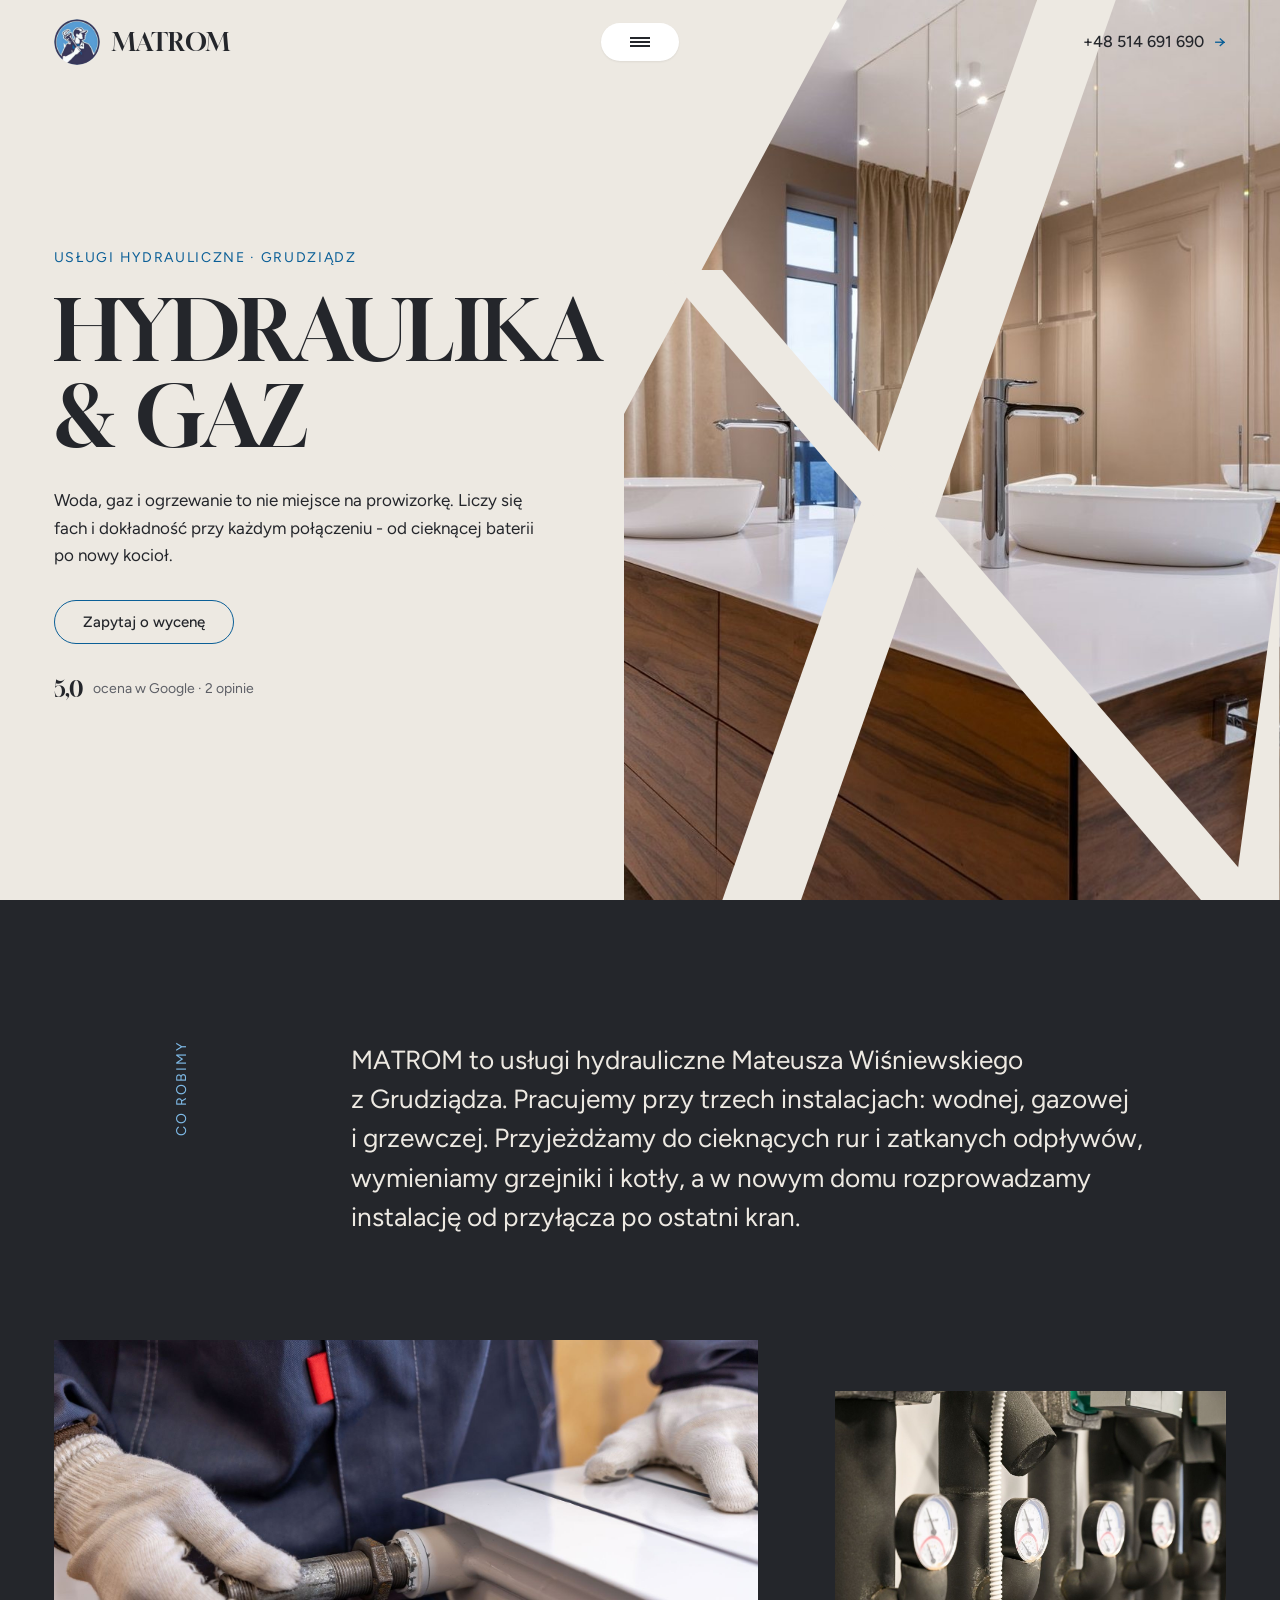
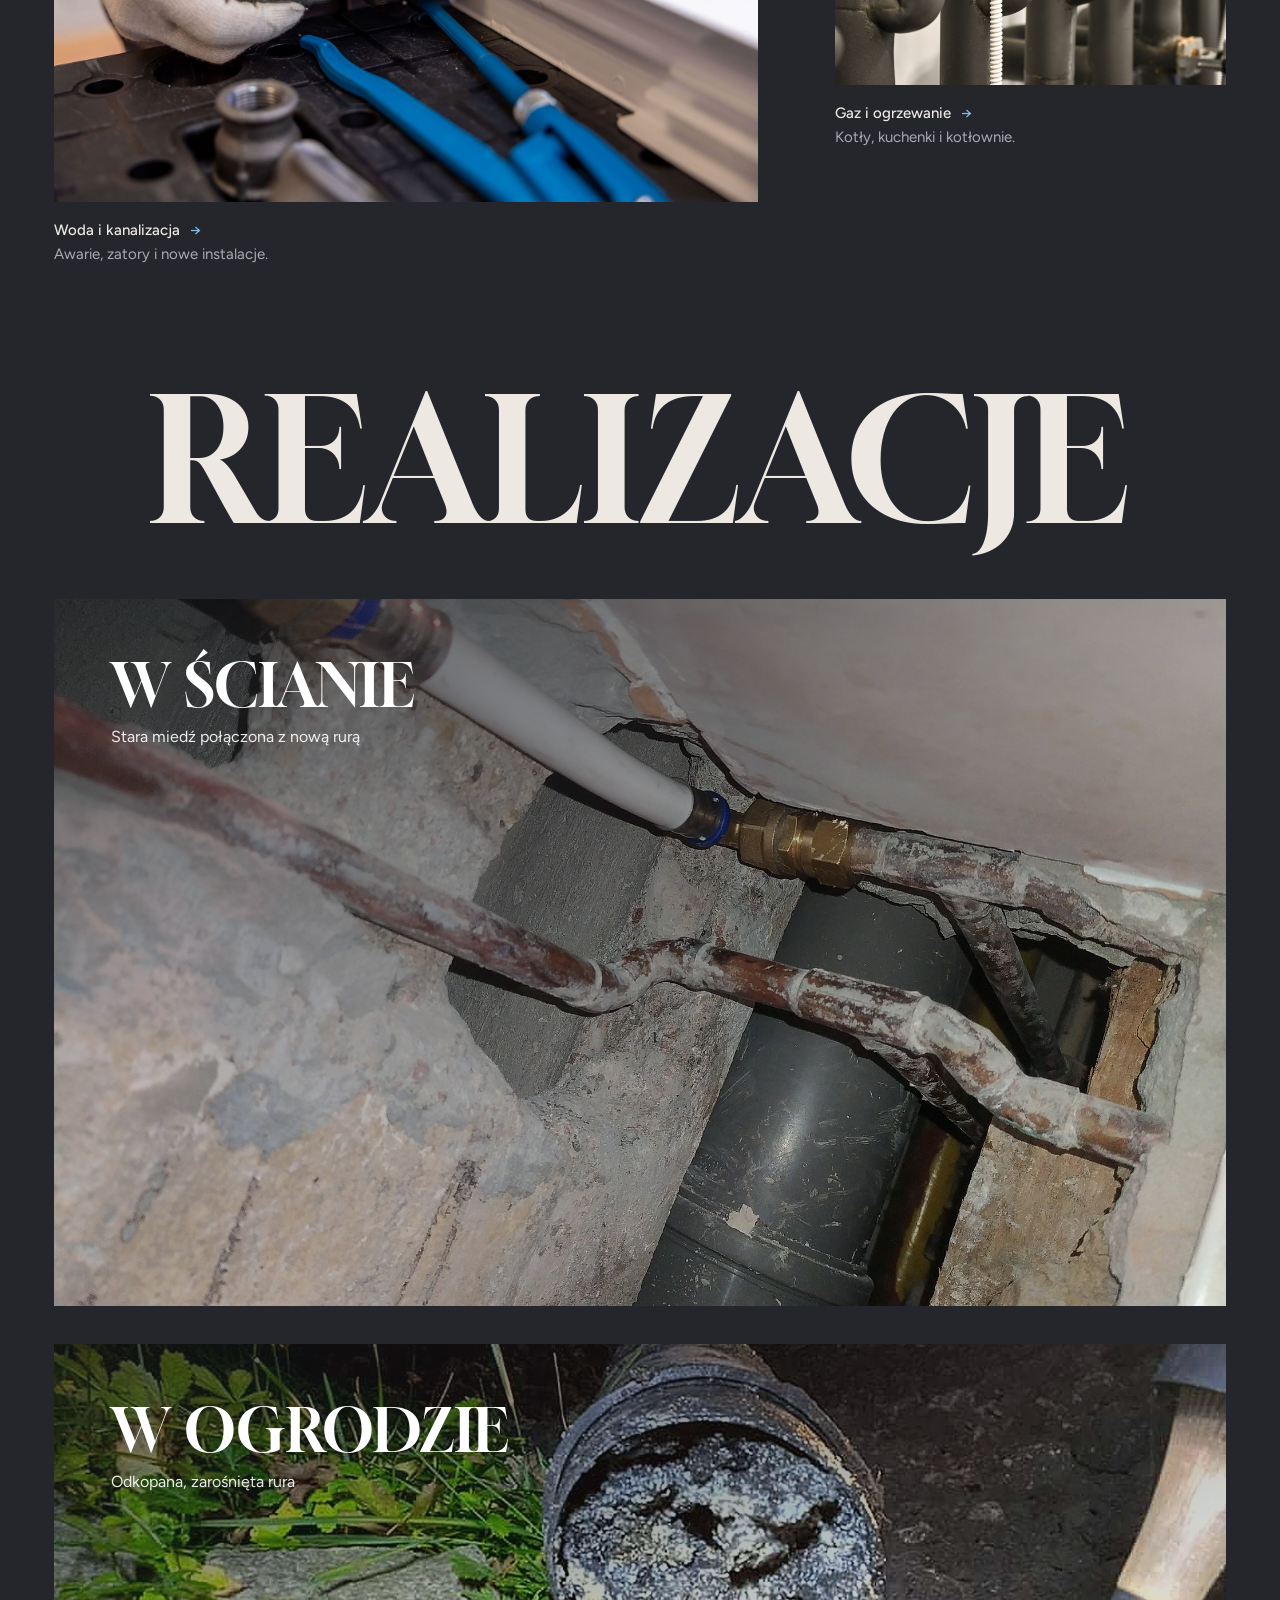
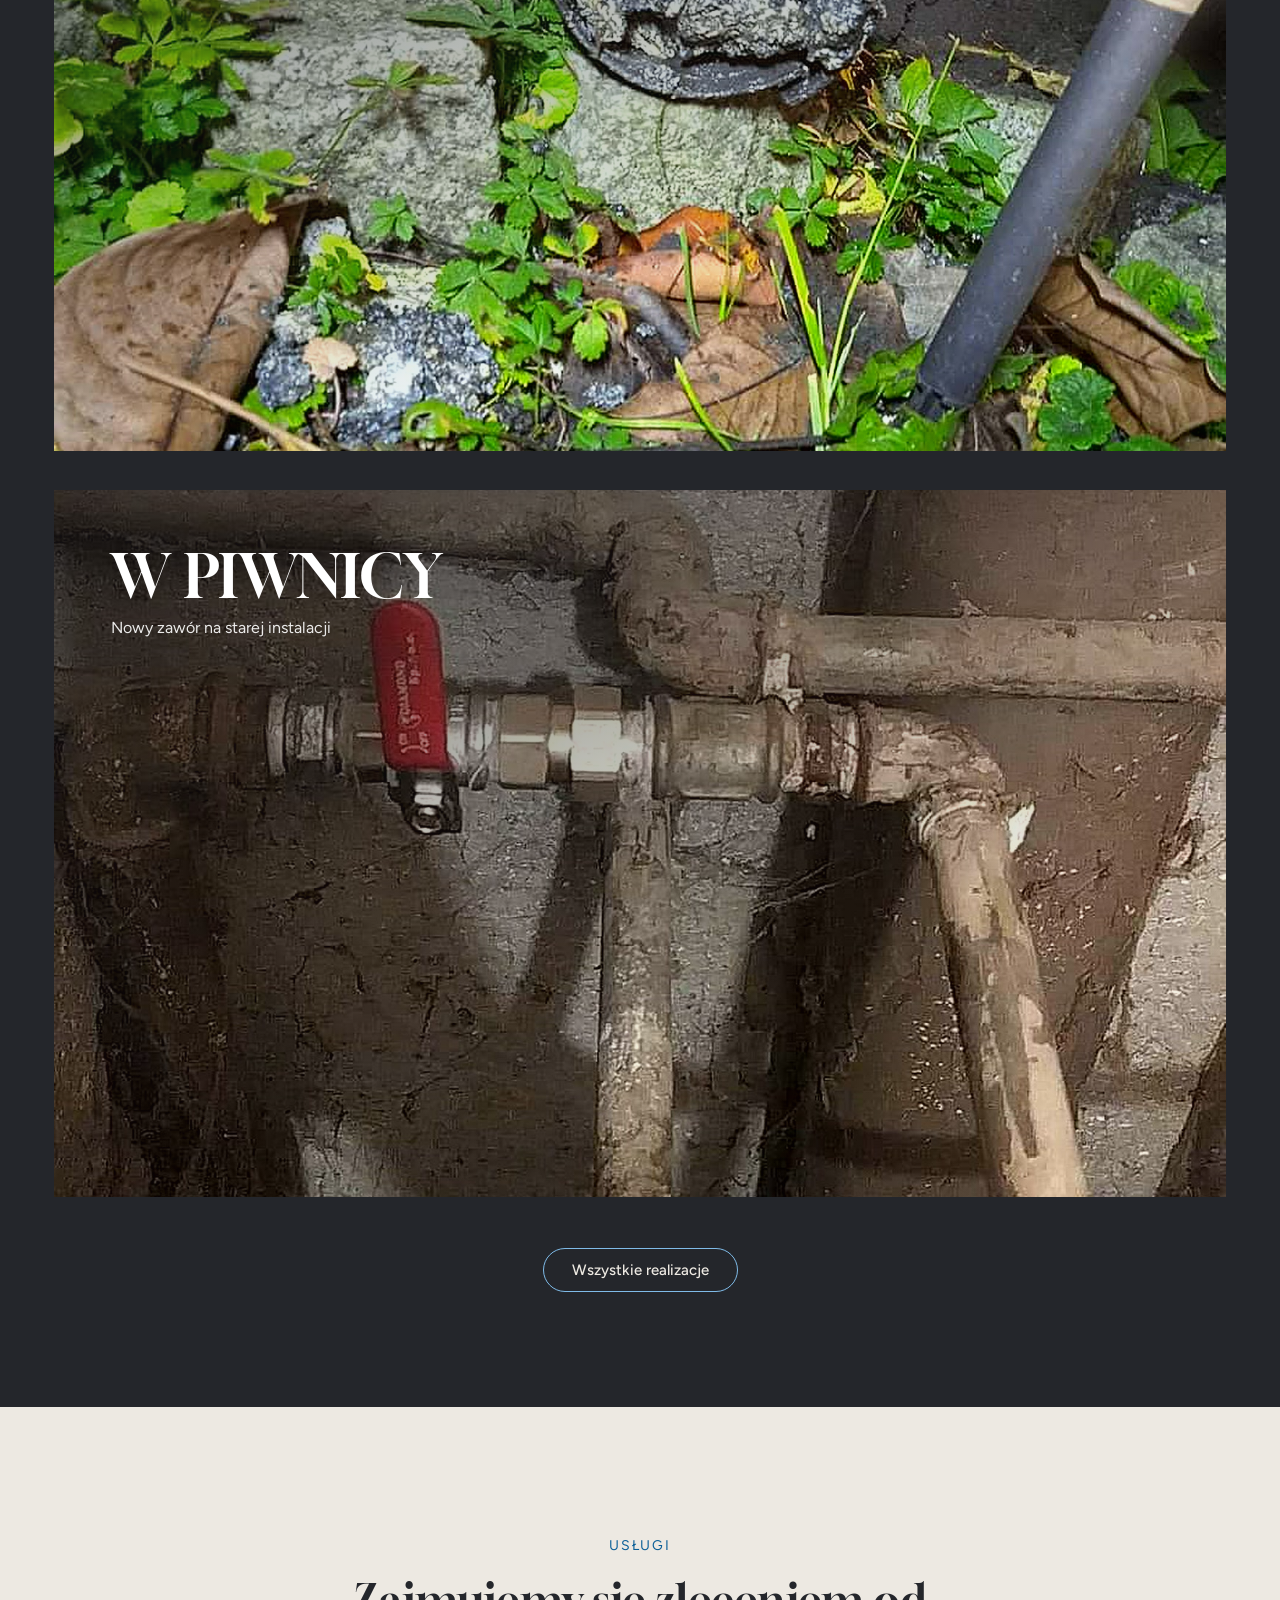
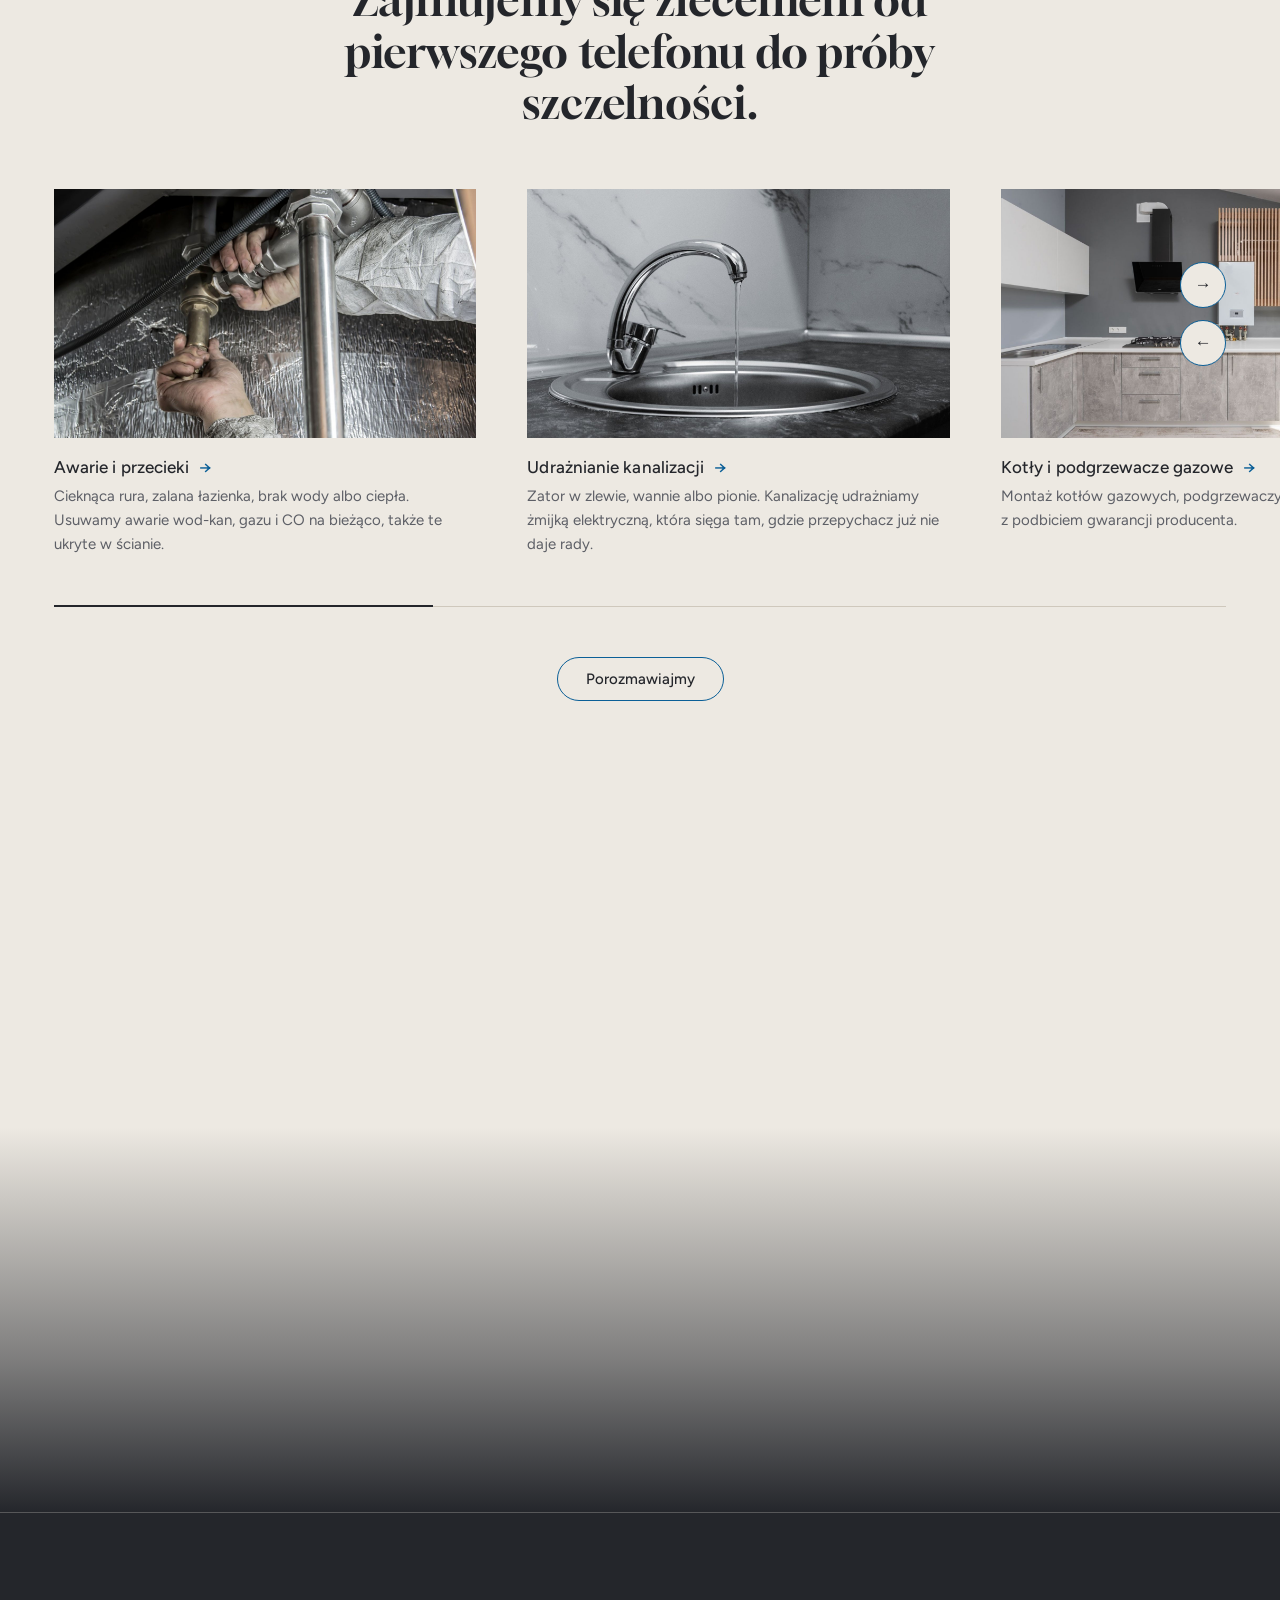
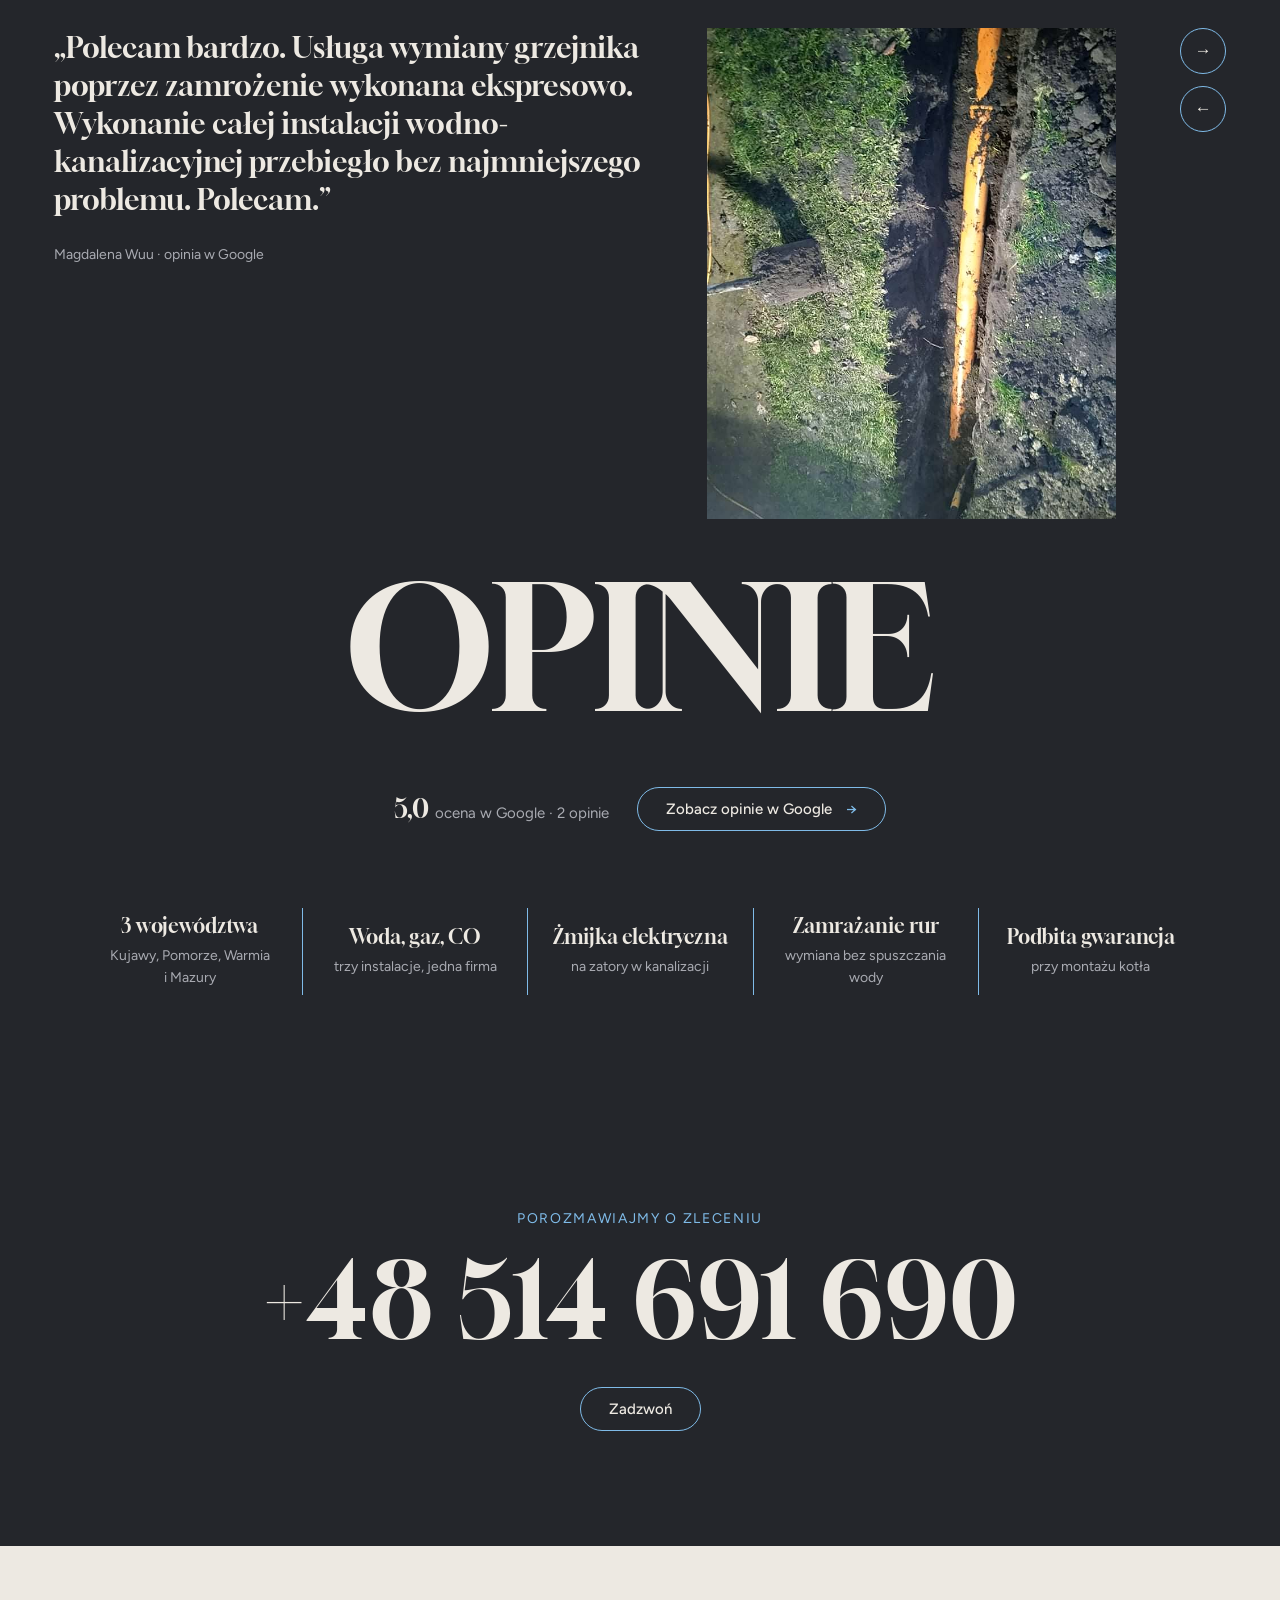
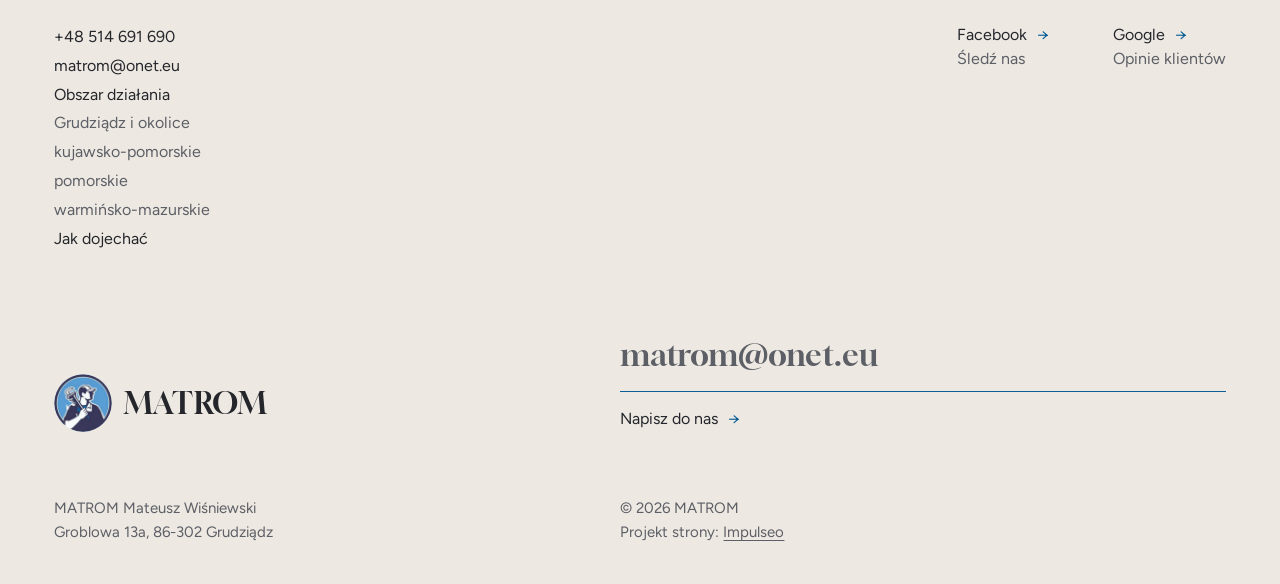
<file: index.html>
<!DOCTYPE html>
<html lang="pl">
<head>
<meta charset="UTF-8">
<meta name="viewport" content="width=device-width, initial-scale=1.0">
<title>MATROM - hydraulik i gazownik w Grudziądzu</title>
<meta name="description" content="Usługi hydrauliczne MATROM Mateusza Wiśniewskiego z Grudziądza: awarie wod-kan, gazu i CO, udrażnianie żmijką elektryczną, kotły gazowe z podbiciem gwarancji. Tel. +48 514 691 690.">
<link rel="canonical" href="https://impulseo-pl.github.io/matrom/">
<meta name="robots" content="noindex, nofollow">
<meta name="theme-color" content="#ede9e2">
<meta property="og:type" content="website">
<meta property="og:locale" content="pl_PL">
<meta property="og:site_name" content="MATROM">
<meta property="og:title" content="MATROM - hydraulik i gazownik w Grudziądzu">
<meta property="og:description" content="Usługi hydrauliczne MATROM Mateusza Wiśniewskiego z Grudziądza: awarie wod-kan, gazu i CO, udrażnianie żmijką elektryczną, kotły gazowe z podbiciem gwarancji. Tel. +48 514 691 690.">
<meta property="og:url" content="https://impulseo-pl.github.io/matrom/">
<meta property="og:image" content="https://impulseo-pl.github.io/matrom/img/og.jpg">
<meta property="og:image:width" content="1200">
<meta property="og:image:height" content="630">
<meta name="twitter:card" content="summary_large_image">
<link rel="icon" href="img/logo-znak.png" type="image/png">
<script type="application/ld+json">{"@context": "https://schema.org", "@type": "Plumber", "name": "MATROM Mateusz Wiśniewski", "url": "https://impulseo-pl.github.io/matrom/", "telephone": "+48514691690", "email": "matrom@onet.eu", "image": "https://impulseo-pl.github.io/matrom/img/og.jpg", "logo": "https://impulseo-pl.github.io/matrom/img/logo.jpg", "address": {"@type": "PostalAddress", "streetAddress": "Groblowa 13a", "postalCode": "86-302", "addressLocality": "Grudziądz", "addressCountry": "PL"}, "areaServed": ["Grudziądz", "województwo kujawsko-pomorskie", "województwo pomorskie", "województwo warmińsko-mazurskie"], "sameAs": ["https://www.facebook.com/MatromMateuszWisniewski/", "https://maps.google.com/?cid=7951324744864087334"]}</script>
<link rel="preconnect" href="https://fonts.googleapis.com">
<link rel="preconnect" href="https://fonts.gstatic.com" crossorigin>
<link href="https://fonts.googleapis.com/css2?family=Gloock&family=Figtree:wght@400;500;600&display=swap" rel="stylesheet">
<link rel="stylesheet" href="assets/styles.css?v=20261007">
</head>
<body>
<header class="hdr">
  <div class="hdr-in">
    <a class="brand" href="index.html" aria-label="MATROM - strona główna"><img class="brand-logo" src="img/logo-znak.png" alt="MATROM usługi hydrauliczne - logo" width="240" height="240"><span class="brand-name">MATROM</span></a>
    <button class="menu-pill" type="button" aria-controls="menu" aria-expanded="false" aria-label="Otwórz menu"><i></i></button>
    <a class="hdr-tel" href="tel:+48514691690">+48 514 691 690 <span class="arr">→</span></a>
  </div>
</header>
<div class="menu" id="menu" aria-hidden="true">
  <div class="wrap menu-grid">
    <nav class="menu-main" aria-label="Menu główne">
      <a href="index.html">Start</a>
      <a href="oferta.html">Usługi</a>
      <a href="realizacje.html">Realizacje</a>
      <a href="o-nas.html">O&nbsp;nas</a>
      <a href="kontakt.html">Kontakt</a>
    </nav>
    <div class="menu-col">
      <h3>Usługi</h3>
      <a href="oferta.html#awarie">Awarie i&nbsp;udrażnianie</a>
      <a href="oferta.html#gaz">Gaz, kotły i&nbsp;kuchenki</a>
      <a href="oferta.html#ogrzewanie">Grzejniki i&nbsp;ogrzewanie</a>
      <a href="oferta.html#lazienka">Łazienka, woda i&nbsp;ścieki</a>
    </div>
    <div class="menu-col">
      <h3>Kontakt</h3>
      <a href="tel:+48514691690">+48 514 691 690</a>
      <a href="mailto:matrom@onet.eu">matrom@onet.eu</a>
      <a href="https://www.facebook.com/MatromMateuszWisniewski/" target="_blank" rel="noopener">Facebook</a>
      <span class="soft">Grudziądz i&nbsp;okolice</span>
      <span class="soft">kujawsko-pomorskie, pomorskie, warmińsko-mazurskie</span>
    </div>
  </div>
</div>

<main>
<section class="hero">
  <div class="hero-txt">
    <span class="kicker">Usługi hydrauliczne · Grudziądz</span>
    <h1>Hydraulika<br>&amp; gaz</h1>
    <p>Woda, gaz i&nbsp;ogrzewanie to nie miejsce na prowizorkę. Liczy się fach i&nbsp;dokładność przy każdym połączeniu - od cieknącej baterii po nowy kocioł.</p>
    <a class="btn" href="kontakt.html">Zapytaj o&nbsp;wycenę</a>
    <a class="hero-ocena" href="https://maps.google.com/?cid=7951324744864087334" target="_blank" rel="noopener"><b>5,0</b> ocena w&nbsp;Google · 2 opinie</a>
  </div>
  <figure class="hero-fig">
    <img src="img/hero.jpg" alt="Jasna łazienka z&nbsp;dwiema umywalkami i&nbsp;wanną wolnostojącą" width="1800" height="1202" fetchpriority="high">
    <svg class="pasy" viewBox="0 0 100 100" preserveAspectRatio="none" aria-hidden="true" focusable="false">
      <polygon points="0,0 34,0 0,46"/>
      <polygon points="63,0 75,0 27,100 15,100"/>
      <polygon points="6,30 15,30 98,100 88,100"/>
      <polygon points="100,62 100,100 93,100"/>
    </svg>
  </figure>
</section>

<section class="co dark">
  <div class="wrap">
    <div class="co-lead rv">
      <span class="vlabel">Co robimy</span>
      <p>MATROM to usługi hydrauliczne Mateusza Wiśniewskiego z&nbsp;Grudziądza. Pracujemy przy trzech instalacjach: wodnej, gazowej i&nbsp;grzewczej. Przyjeżdżamy do cieknących rur i&nbsp;zatkanych odpływów, wymieniamy grzejniki i&nbsp;kotły, a&nbsp;w&nbsp;nowym domu rozprowadzamy instalację od przyłącza po ostatni kran.</p>
    </div>
    <div class="co-imgs">
      <a class="co-a rv" href="oferta.html#awarie"><span class="ramka"><img src="img/about.jpg" alt="Hydraulik w&nbsp;rękawicach dokręca złączkę rury" width="1880" height="1253"></span><span class="pod"><b>Woda i&nbsp;kanalizacja <span class="arr">→</span></b><span>Awarie, zatory i&nbsp;nowe instalacje.</span></span></a>
      <a class="co-b rv" href="oferta.html#gaz"><span class="ramka"><img src="img/co-gaz.jpg" alt="Izolowane rury kotłowni z&nbsp;manometrami" width="1600" height="1065"></span><span class="pod"><b>Gaz i&nbsp;ogrzewanie <span class="arr">→</span></b><span>Kotły, kuchenki i&nbsp;kotłownie.</span></span></a>
    </div>
  </div>
</section>

<section class="proj-sec dark">
  <div class="wrap">
    <h2 class="giant rv">Realizacje</h2>
    <div class="proj">
      <a class="proj-item rv" href="realizacje.html"><img src="img/g4.jpg" alt="Nowa rura wpięta w&nbsp;starą miedzianą instalację w&nbsp;otwartej ścianie" width="2048" height="1536" loading="lazy" decoding="async"><div class="proj-txt"><h3>W&nbsp;ścianie</h3><span>Stara miedź połączona z&nbsp;nową rurą</span></div></a>
      <a class="proj-item rv" href="realizacje.html"><img src="img/r-ogrod.jpg" alt="Odkopana rura zarośnięta osadem" width="1600" height="1199" loading="lazy" decoding="async"><div class="proj-txt"><h3>W&nbsp;ogrodzie</h3><span>Odkopana, zarośnięta rura</span></div></a>
      <a class="proj-item rv" href="realizacje.html"><img src="img/r-piwnica.jpg" alt="Nowy zawór kulowy na starej instalacji w&nbsp;piwnicy" width="1600" height="1000" loading="lazy" decoding="async"><div class="proj-txt"><h3>W&nbsp;piwnicy</h3><span>Nowy zawór na starej instalacji</span></div></a>
    </div>
    <div class="proj-more"><a class="btn" href="realizacje.html">Wszystkie realizacje</a></div>
  </div>
</section>

<section class="usl" id="uslugi">
  <div class="wrap">
    <div class="usl-head rv">
      <span class="kicker">Usługi</span>
      <h2>Zajmujemy się zleceniem od pierwszego telefonu do próby szczelności.</h2>
    </div>
    <div class="usl-box" data-karuzela>
      <div class="usl-nav">
        <button class="okr" type="button" data-kier="1" aria-label="Następna usługa">→</button>
        <button class="okr" type="button" data-kier="-1" aria-label="Poprzednia usługa">←</button>
      </div>
      <div class="usl-track">
        <a class="usl-item" href="oferta.html#awarie"><span class="ramka"><img src="img/s-awarie.jpg" alt="Dłonie hydraulika przy złączce rury" width="1600" height="1066" loading="lazy" decoding="async"></span><h3>Awarie i&nbsp;przecieki <span class="arr">→</span></h3><p>Cieknąca rura, zalana łazienka, brak wody albo ciepła. Usuwamy awarie wod-kan, gazu i&nbsp;CO na bieżąco, także te ukryte w&nbsp;ścianie.</p></a>
        <a class="usl-item" href="oferta.html#awarie"><span class="ramka"><img src="img/s-udraznianie.jpg" alt="Woda spływająca do odpływu stalowego zlewu" width="1600" height="1066" loading="lazy" decoding="async"></span><h3>Udrażnianie kanalizacji <span class="arr">→</span></h3><p>Zator w&nbsp;zlewie, wannie albo pionie. Kanalizację udrażniamy żmijką elektryczną, która sięga tam, gdzie przepychacz już nie daje rady.</p></a>
        <a class="usl-item" href="oferta.html#gaz"><span class="ramka"><img src="img/s-kotly.jpg" alt="Kocioł gazowy zawieszony w&nbsp;kuchni" width="1600" height="1068" loading="lazy" decoding="async"></span><h3>Kotły i&nbsp;podgrzewacze gazowe <span class="arr">→</span></h3><p>Montaż kotłów gazowych, podgrzewaczy i&nbsp;kuchenek razem z&nbsp;podbiciem gwarancji producenta.</p></a>
        <a class="usl-item" href="oferta.html#gaz"><span class="ramka"><img src="img/s-gaz.jpg" alt="Niebieskie płomienie palników kuchenki gazowej" width="1600" height="1066" loading="lazy" decoding="async"></span><h3>Instalacje i&nbsp;przyłącza gazowe <span class="arr">→</span></h3><p>Przyłącze gazu do budynku, instalacja gazowa w&nbsp;środku i&nbsp;próba szczelności na koniec.</p></a>
        <a class="usl-item" href="oferta.html#ogrzewanie"><span class="ramka"><img src="img/s-grzejniki.jpg" alt="Żeliwny grzejnik na czerwonej ścianie" width="1600" height="1066" loading="lazy" decoding="async"></span><h3>Grzejniki i&nbsp;zamrażanie rur <span class="arr">→</span></h3><p>Wymiana grzejnika albo zaworu bez spuszczania wody z&nbsp;całego domu. Zamrażamy odcinek rury i&nbsp;pracujemy na czynnej instalacji.</p></a>
        <a class="usl-item" href="oferta.html#lazienka"><span class="ramka"><img src="img/g6.jpg" alt="Łazienka z&nbsp;kabiną prysznicową i&nbsp;umywalką nablatową" width="1623" height="1300" loading="lazy" decoding="async"></span><h3>Biały montaż <span class="arr">→</span></h3><p>Kabiny, zlewy, umywalki, stelaże podtynkowe, baterie i&nbsp;krany. Podłączamy wszystko, co ma dopływ albo odpływ wody.</p></a>
        <a class="usl-item" href="oferta.html#ogrzewanie"><span class="ramka"><img src="img/s-podlogowe.jpg" alt="Rozdzielacz ogrzewania z&nbsp;pompą i&nbsp;termometrem" width="1600" height="1068" loading="lazy" decoding="async"></span><h3>Ogrzewanie podłogowe i&nbsp;kotłownie <span class="arr">→</span></h3><p>Wodne ogrzewanie podłogowe, modernizacja kotłowni i&nbsp;montaż kominków.</p></a>
        <a class="usl-item" href="oferta.html#lazienka"><span class="ramka"><img src="img/s-woda.jpg" alt="Filtr wody zamontowany przy instalacji" width="1600" height="1066" loading="lazy" decoding="async"></span><h3>Uzdatnianie wody i&nbsp;ścieki <span class="arr">→</span></h3><p>Montaż, serwis i&nbsp;naprawa stacji uzdatniania wody. Do tego przydomowe oczyszczalnie i&nbsp;instalacje zewnętrzne.</p></a>
      </div>
    </div>
    <div class="usl-bar"><i></i></div>
    <div class="usl-cta"><a class="btn" href="kontakt.html">Porozmawiajmy</a></div>
  </div>
</section>

<section class="stopklatka" aria-hidden="true"><div class="stk-bg" style="background-image:url(img/g8.jpg)"></div></section>

<section class="opinie dark" data-opinie>
  <div class="wrap">
    <div class="op-grid">
      <div class="op-quotes rv">
        <blockquote class="op-q on"><p>„Polecam bardzo. Usługa wymiany grzejnika poprzez zamrożenie wykonana ekspresowo. Wykonanie całej instalacji wodno-kanalizacyjnej przebiegło bez najmniejszego problemu. Polecam.”</p><cite>Magdalena Wuu · opinia w&nbsp;Google</cite></blockquote>
        <blockquote class="op-q"><p>„Jesteśmy razem z&nbsp;mężem pod wielkim wrażeniem, z&nbsp;jakim Pan Mateusz podszedł do sprawy wymiany grzejników. Polecamy firmę MATROM z&nbsp;całego serca.”</p><cite>A. M. · opinia w&nbsp;Oferteo</cite></blockquote>
        <blockquote class="op-q"><p>„Awaria usunięta w&nbsp;dniu zgłoszenia. Szybko, terminowo i&nbsp;przede wszystkim dokładnie. Polecam z&nbsp;całego serca.”</p><cite>M. J. · opinia w&nbsp;Oferteo</cite></blockquote>
        <blockquote class="op-q"><p>„Bardzo dobry hydraulik. Awaria usunięta jeszcze tego samego dnia. Polecam.”</p><cite>N. L. · opinia w&nbsp;Oferteo</cite></blockquote>
      </div>
      <figure class="op-fig rv"><span class="ramka"><img src="img/g2.jpg" alt="Przyłącze ułożone w&nbsp;wykopie" width="720" height="960" loading="lazy" decoding="async"></span></figure>
      <div class="op-nav">
        <button class="okr" type="button" data-op="1" aria-label="Następna opinia">→</button>
        <button class="okr" type="button" data-op="-1" aria-label="Poprzednia opinia">←</button>
      </div>
    </div>
    <h2 class="giant rv">Opinie</h2>
    <div class="op-meta">
      <span class="ocena"><b>5,0</b>ocena w&nbsp;Google · 2 opinie</span>
      <a class="btn op-google" href="https://maps.google.com/?cid=7951324744864087334" target="_blank" rel="noopener">Zobacz opinie w&nbsp;Google <span class="arr">→</span></a>
    </div>
    <ul class="hasla rv">
      <li><span class="k">3 województwa</span><span class="v">Kujawy, Pomorze, Warmia i&nbsp;Mazury</span></li>
      <li><span class="k">Woda, gaz, CO</span><span class="v">trzy instalacje, jedna firma</span></li>
      <li><span class="k">Żmijka elektryczna</span><span class="v">na zatory w&nbsp;kanalizacji</span></li>
      <li><span class="k">Zamrażanie rur</span><span class="v">wymiana bez spuszczania wody</span></li>
      <li><span class="k">Podbita gwarancja</span><span class="v">przy montażu kotła</span></li>
    </ul>
  </div>
</section>

<section class="razem dark">
  <div class="wrap rv">
    <span class="kicker">Porozmawiajmy o&nbsp;zleceniu</span>
    <a class="tel-big" href="tel:+48514691690">+48 514 691 690</a>
    <a class="btn" href="tel:+48514691690">Zadzwoń</a>
  </div>
</section>
</main>
<footer class="stopka">
  <div class="wrap">
    <div class="foot-top">
      <div class="foot-links">
        <a href="tel:+48514691690">+48 514 691 690</a>
        <a href="mailto:matrom@onet.eu">matrom@onet.eu</a>
        <span>Obszar działania</span>
        <span class="soft">Grudziądz i&nbsp;okolice</span>
        <span class="soft">kujawsko-pomorskie</span>
        <span class="soft">pomorskie</span>
        <span class="soft">warmińsko-mazurskie</span>
        <a href="https://maps.google.com/?cid=7951324744864087334" target="_blank" rel="noopener">Jak dojechać</a>
      </div>
      <div class="foot-soc">
        <a class="soc" href="https://www.facebook.com/MatromMateuszWisniewski/" target="_blank" rel="noopener"><b>Facebook <span class="arr">→</span></b><span>Śledź nas</span></a>
        <a class="soc" href="https://maps.google.com/?cid=7951324744864087334" target="_blank" rel="noopener"><b>Google <span class="arr">→</span></b><span>Opinie klientów</span></a>
      </div>
    </div>
    <div class="foot-mid">
      <a class="brand" href="index.html"><img class="brand-logo" src="img/logo-znak.png" alt="" width="240" height="240" loading="lazy"><span class="brand-name">MATROM</span></a>
      <div>
        <a class="foot-mail" href="mailto:matrom@onet.eu">matrom@onet.eu</a>
        <a href="kontakt.html">Napisz do nas <span class="arr">→</span></a>
      </div>
    </div>
    <div class="foot-bot">
      <p>MATROM Mateusz Wiśniewski<br>Groblowa 13a, 86-302 Grudziądz</p>
      <p>© 2026 MATROM<br>Projekt strony: <a class="foot-credit" href="https://impulseo.pl" target="_blank" rel="noopener">Impulseo</a></p>
    </div>
  </div>
</footer>
<a class="sticky-call" href="tel:+48514691690">Zadzwoń <b>+48 514 691 690</b></a>
<script src="assets/main.js?v=20261007" defer></script>
</body>
</html>
</file>
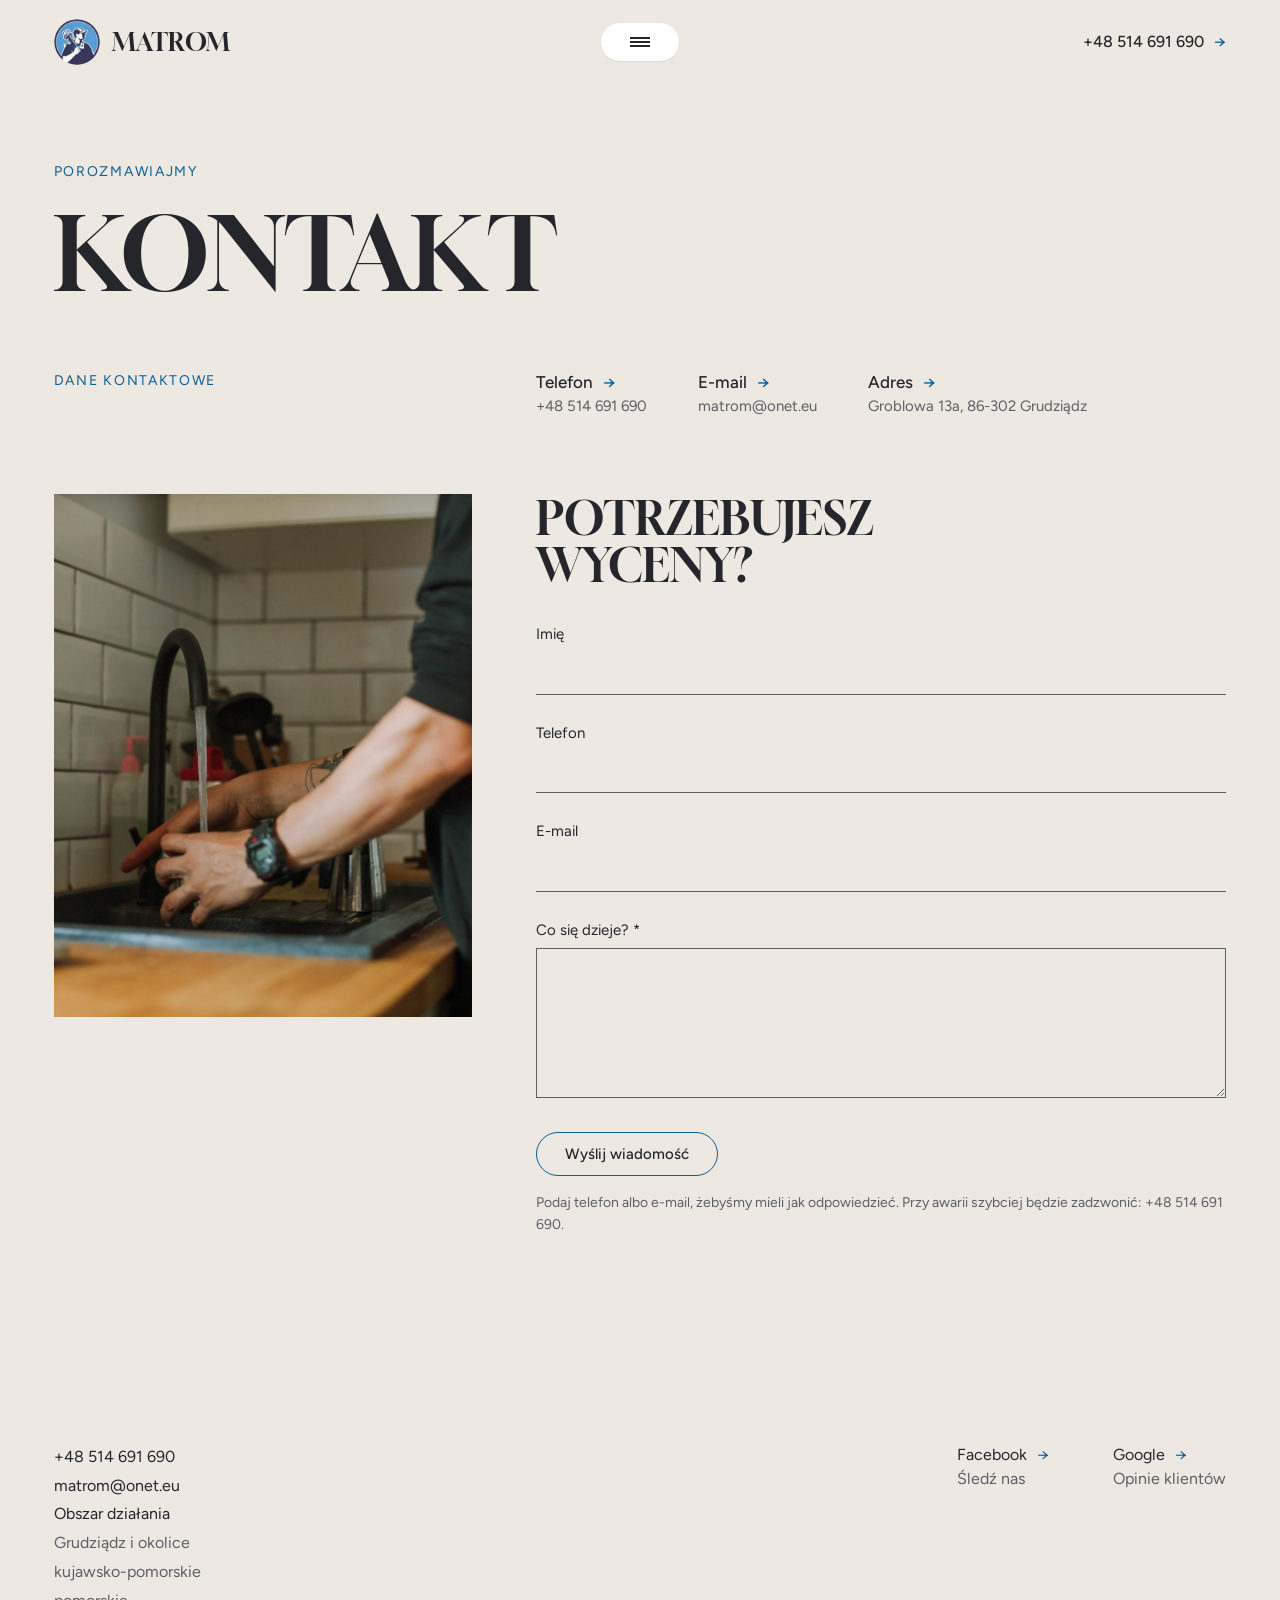
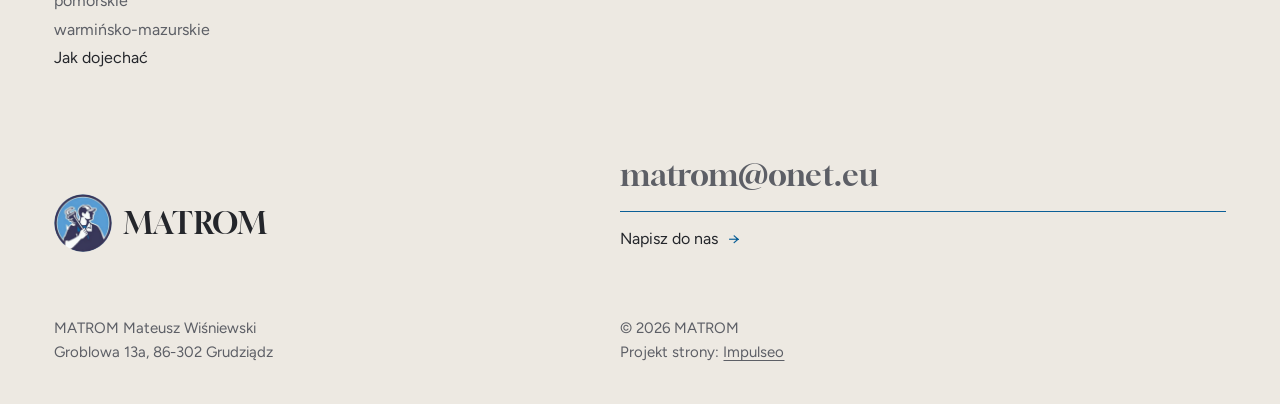
<file: kontakt.html>
<!DOCTYPE html>
<html lang="pl">
<head>
<meta charset="UTF-8">
<meta name="viewport" content="width=device-width, initial-scale=1.0">
<title>Kontakt - MATROM Grudziądz</title>
<meta name="description" content="Zadzwoń: +48 514 691 690 albo napisz: matrom@onet.eu. MATROM, Groblowa 13a, 86-302 Grudziądz.">
<link rel="canonical" href="https://impulseo-pl.github.io/matrom/kontakt.html">
<meta name="robots" content="noindex, nofollow">
<meta name="theme-color" content="#ede9e2">
<meta property="og:type" content="website">
<meta property="og:locale" content="pl_PL">
<meta property="og:site_name" content="MATROM">
<meta property="og:title" content="Kontakt - MATROM Grudziądz">
<meta property="og:description" content="Zadzwoń: +48 514 691 690 albo napisz: matrom@onet.eu. MATROM, Groblowa 13a, 86-302 Grudziądz.">
<meta property="og:url" content="https://impulseo-pl.github.io/matrom/kontakt.html">
<meta property="og:image" content="https://impulseo-pl.github.io/matrom/img/og.jpg">
<meta property="og:image:width" content="1200">
<meta property="og:image:height" content="630">
<meta name="twitter:card" content="summary_large_image">
<link rel="icon" href="img/logo-znak.png" type="image/png">
<script type="application/ld+json">{"@context": "https://schema.org", "@type": "Plumber", "name": "MATROM Mateusz Wiśniewski", "url": "https://impulseo-pl.github.io/matrom/", "telephone": "+48514691690", "email": "matrom@onet.eu", "image": "https://impulseo-pl.github.io/matrom/img/og.jpg", "logo": "https://impulseo-pl.github.io/matrom/img/logo.jpg", "address": {"@type": "PostalAddress", "streetAddress": "Groblowa 13a", "postalCode": "86-302", "addressLocality": "Grudziądz", "addressCountry": "PL"}, "areaServed": ["Grudziądz", "województwo kujawsko-pomorskie", "województwo pomorskie", "województwo warmińsko-mazurskie"], "sameAs": ["https://www.facebook.com/MatromMateuszWisniewski/", "https://maps.google.com/?cid=7951324744864087334"]}</script>
<link rel="preconnect" href="https://fonts.googleapis.com">
<link rel="preconnect" href="https://fonts.gstatic.com" crossorigin>
<link href="https://fonts.googleapis.com/css2?family=Gloock&family=Figtree:wght@400;500;600&display=swap" rel="stylesheet">
<link rel="stylesheet" href="assets/styles.css?v=20261007">
</head>
<body>
<header class="hdr">
  <div class="hdr-in">
    <a class="brand" href="index.html" aria-label="MATROM - strona główna"><img class="brand-logo" src="img/logo-znak.png" alt="MATROM usługi hydrauliczne - logo" width="240" height="240"><span class="brand-name">MATROM</span></a>
    <button class="menu-pill" type="button" aria-controls="menu" aria-expanded="false" aria-label="Otwórz menu"><i></i></button>
    <a class="hdr-tel" href="tel:+48514691690">+48 514 691 690 <span class="arr">→</span></a>
  </div>
</header>
<div class="menu" id="menu" aria-hidden="true">
  <div class="wrap menu-grid">
    <nav class="menu-main" aria-label="Menu główne">
      <a href="index.html">Start</a>
      <a href="oferta.html">Usługi</a>
      <a href="realizacje.html">Realizacje</a>
      <a href="o-nas.html">O&nbsp;nas</a>
      <a href="kontakt.html">Kontakt</a>
    </nav>
    <div class="menu-col">
      <h3>Usługi</h3>
      <a href="oferta.html#awarie">Awarie i&nbsp;udrażnianie</a>
      <a href="oferta.html#gaz">Gaz, kotły i&nbsp;kuchenki</a>
      <a href="oferta.html#ogrzewanie">Grzejniki i&nbsp;ogrzewanie</a>
      <a href="oferta.html#lazienka">Łazienka, woda i&nbsp;ścieki</a>
    </div>
    <div class="menu-col">
      <h3>Kontakt</h3>
      <a href="tel:+48514691690">+48 514 691 690</a>
      <a href="mailto:matrom@onet.eu">matrom@onet.eu</a>
      <a href="https://www.facebook.com/MatromMateuszWisniewski/" target="_blank" rel="noopener">Facebook</a>
      <span class="soft">Grudziądz i&nbsp;okolice</span>
      <span class="soft">kujawsko-pomorskie, pomorskie, warmińsko-mazurskie</span>
    </div>
  </div>
</div>

<main>
<section class="kontakt">
  <div class="wrap">
    <span class="kicker rv">Porozmawiajmy</span>
    <h1 class="page-h1 rv">Kontakt</h1>
    <div class="k-dane rv">
      <span class="kicker">Dane kontaktowe</span>
      <div class="k-lista">
        <a href="tel:+48514691690"><b>Telefon <span class="arr">→</span></b><span>+48 514 691 690</span></a>
        <a href="mailto:matrom@onet.eu"><b>E-mail <span class="arr">→</span></b><span>matrom@onet.eu</span></a>
        <a href="https://maps.google.com/?cid=7951324744864087334" target="_blank" rel="noopener"><b>Adres <span class="arr">→</span></b><span>Groblowa 13a, 86-302 Grudziądz</span></a>
      </div>
    </div>
    <div class="k-grid">
      <figure class="rv" style="margin:0"><span class="ramka"><img src="img/k-kuchnia.jpg" alt="Montaż baterii przy zlewie kuchennym" width="1600" height="1066" fetchpriority="high"></span></figure>
      <div class="k-form rv">
        <h2>Potrzebujesz<br>wyceny?</h2>
        <form class="k-form-el" action="https://formsubmit.co/matrom@onet.eu" method="POST">
          <input type="hidden" name="_subject" value="Zapytanie ze strony MATROM">
          <input type="hidden" name="_captcha" value="false">
          <input type="hidden" name="_template" value="table">
          <div class="pole"><label for="f-imie">Imię</label><input id="f-imie" name="name" type="text" autocomplete="name"></div>
          <div class="pole"><label for="f-tel">Telefon</label><input id="f-tel" name="phone" type="tel" autocomplete="tel"></div>
          <div class="pole"><label for="f-mail">E-mail</label><input id="f-mail" name="email" type="email" autocomplete="email"></div>
          <div class="pole"><label for="f-msg">Co się dzieje? *</label><textarea id="f-msg" name="message" required></textarea></div>
          <button type="submit" class="btn">Wyślij wiadomość</button>
          <p class="k-note">Podaj telefon albo e-mail, żebyśmy mieli jak odpowiedzieć. Przy awarii szybciej będzie zadzwonić: <a href="tel:+48514691690">+48 514 691 690</a>.</p>
        </form>
      </div>
    </div>
  </div>
</section>
</main>
<footer class="stopka">
  <div class="wrap">
    <div class="foot-top">
      <div class="foot-links">
        <a href="tel:+48514691690">+48 514 691 690</a>
        <a href="mailto:matrom@onet.eu">matrom@onet.eu</a>
        <span>Obszar działania</span>
        <span class="soft">Grudziądz i&nbsp;okolice</span>
        <span class="soft">kujawsko-pomorskie</span>
        <span class="soft">pomorskie</span>
        <span class="soft">warmińsko-mazurskie</span>
        <a href="https://maps.google.com/?cid=7951324744864087334" target="_blank" rel="noopener">Jak dojechać</a>
      </div>
      <div class="foot-soc">
        <a class="soc" href="https://www.facebook.com/MatromMateuszWisniewski/" target="_blank" rel="noopener"><b>Facebook <span class="arr">→</span></b><span>Śledź nas</span></a>
        <a class="soc" href="https://maps.google.com/?cid=7951324744864087334" target="_blank" rel="noopener"><b>Google <span class="arr">→</span></b><span>Opinie klientów</span></a>
      </div>
    </div>
    <div class="foot-mid">
      <a class="brand" href="index.html"><img class="brand-logo" src="img/logo-znak.png" alt="" width="240" height="240" loading="lazy"><span class="brand-name">MATROM</span></a>
      <div>
        <a class="foot-mail" href="mailto:matrom@onet.eu">matrom@onet.eu</a>
        <a href="kontakt.html">Napisz do nas <span class="arr">→</span></a>
      </div>
    </div>
    <div class="foot-bot">
      <p>MATROM Mateusz Wiśniewski<br>Groblowa 13a, 86-302 Grudziądz</p>
      <p>© 2026 MATROM<br>Projekt strony: <a class="foot-credit" href="https://impulseo.pl" target="_blank" rel="noopener">Impulseo</a></p>
    </div>
  </div>
</footer>
<a class="sticky-call" href="tel:+48514691690">Zadzwoń <b>+48 514 691 690</b></a>
<script src="assets/main.js?v=20261007" defer></script>
</body>
</html>
</file>
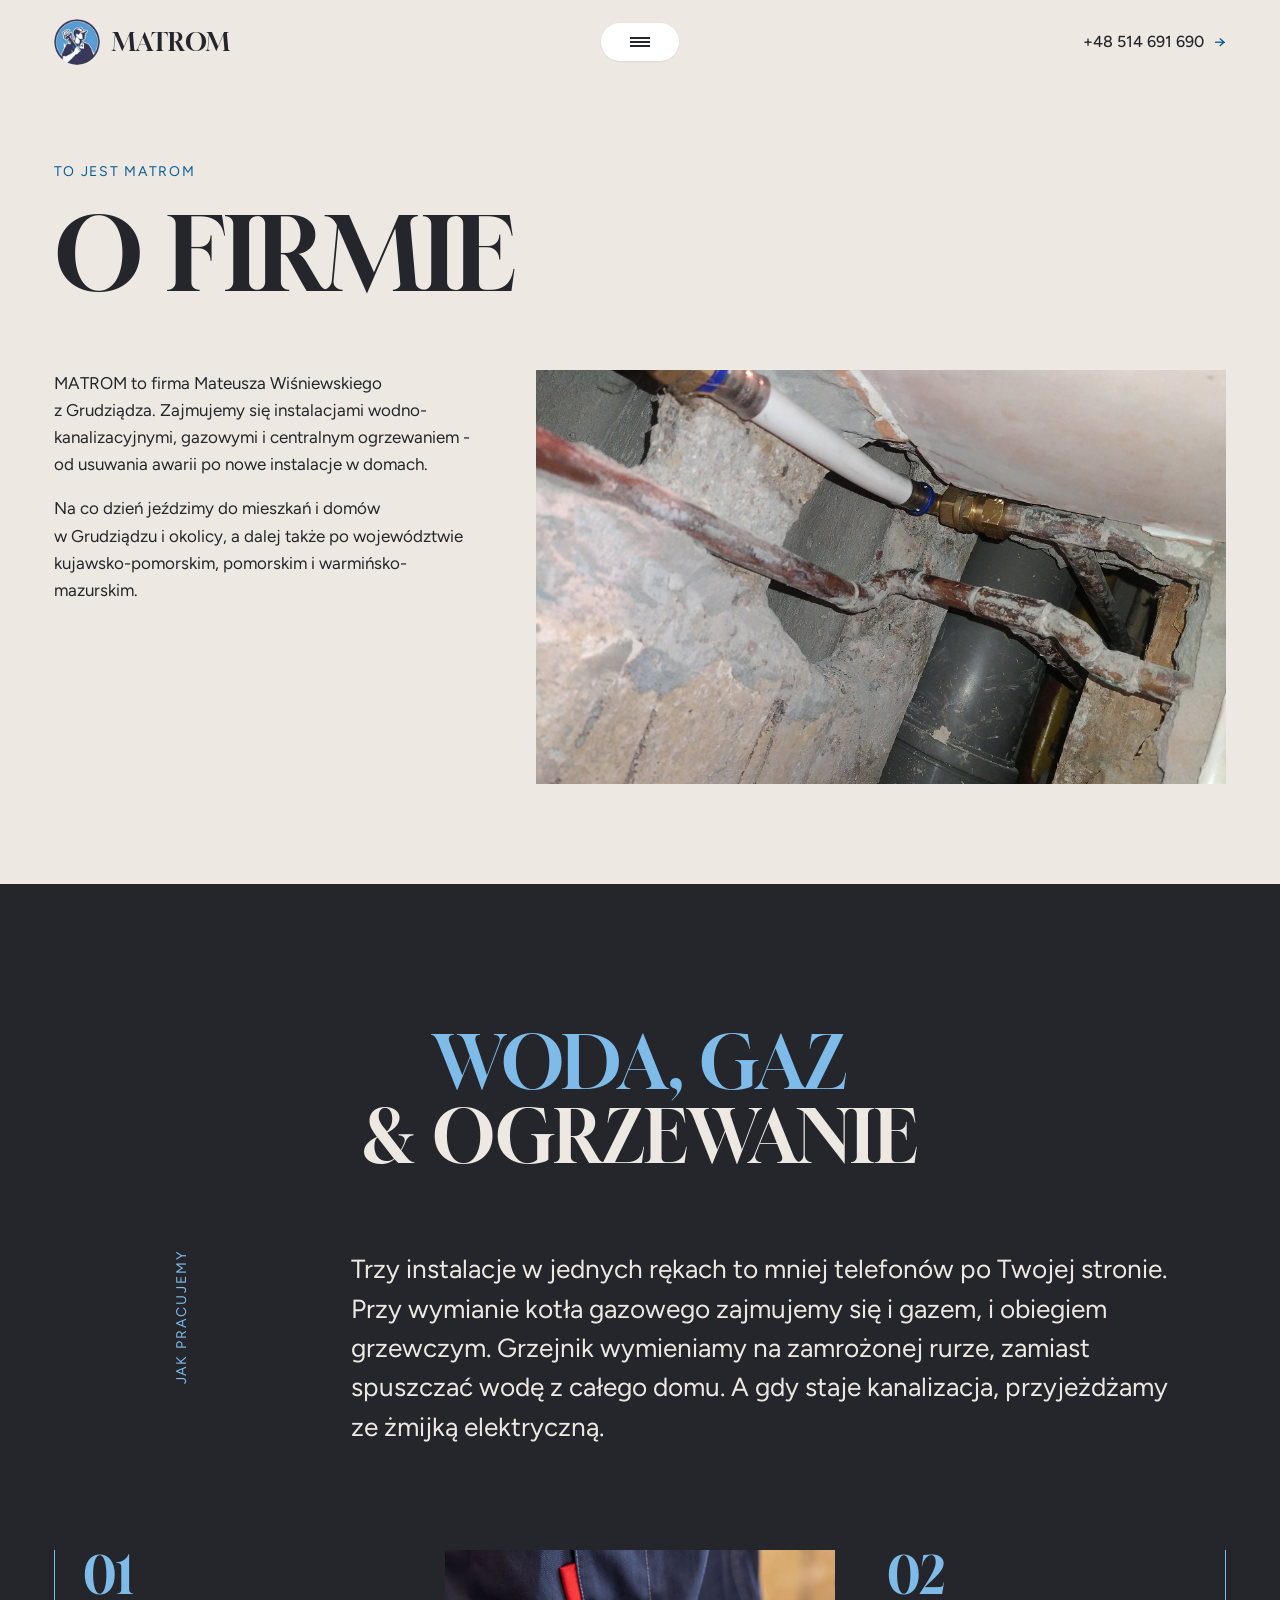
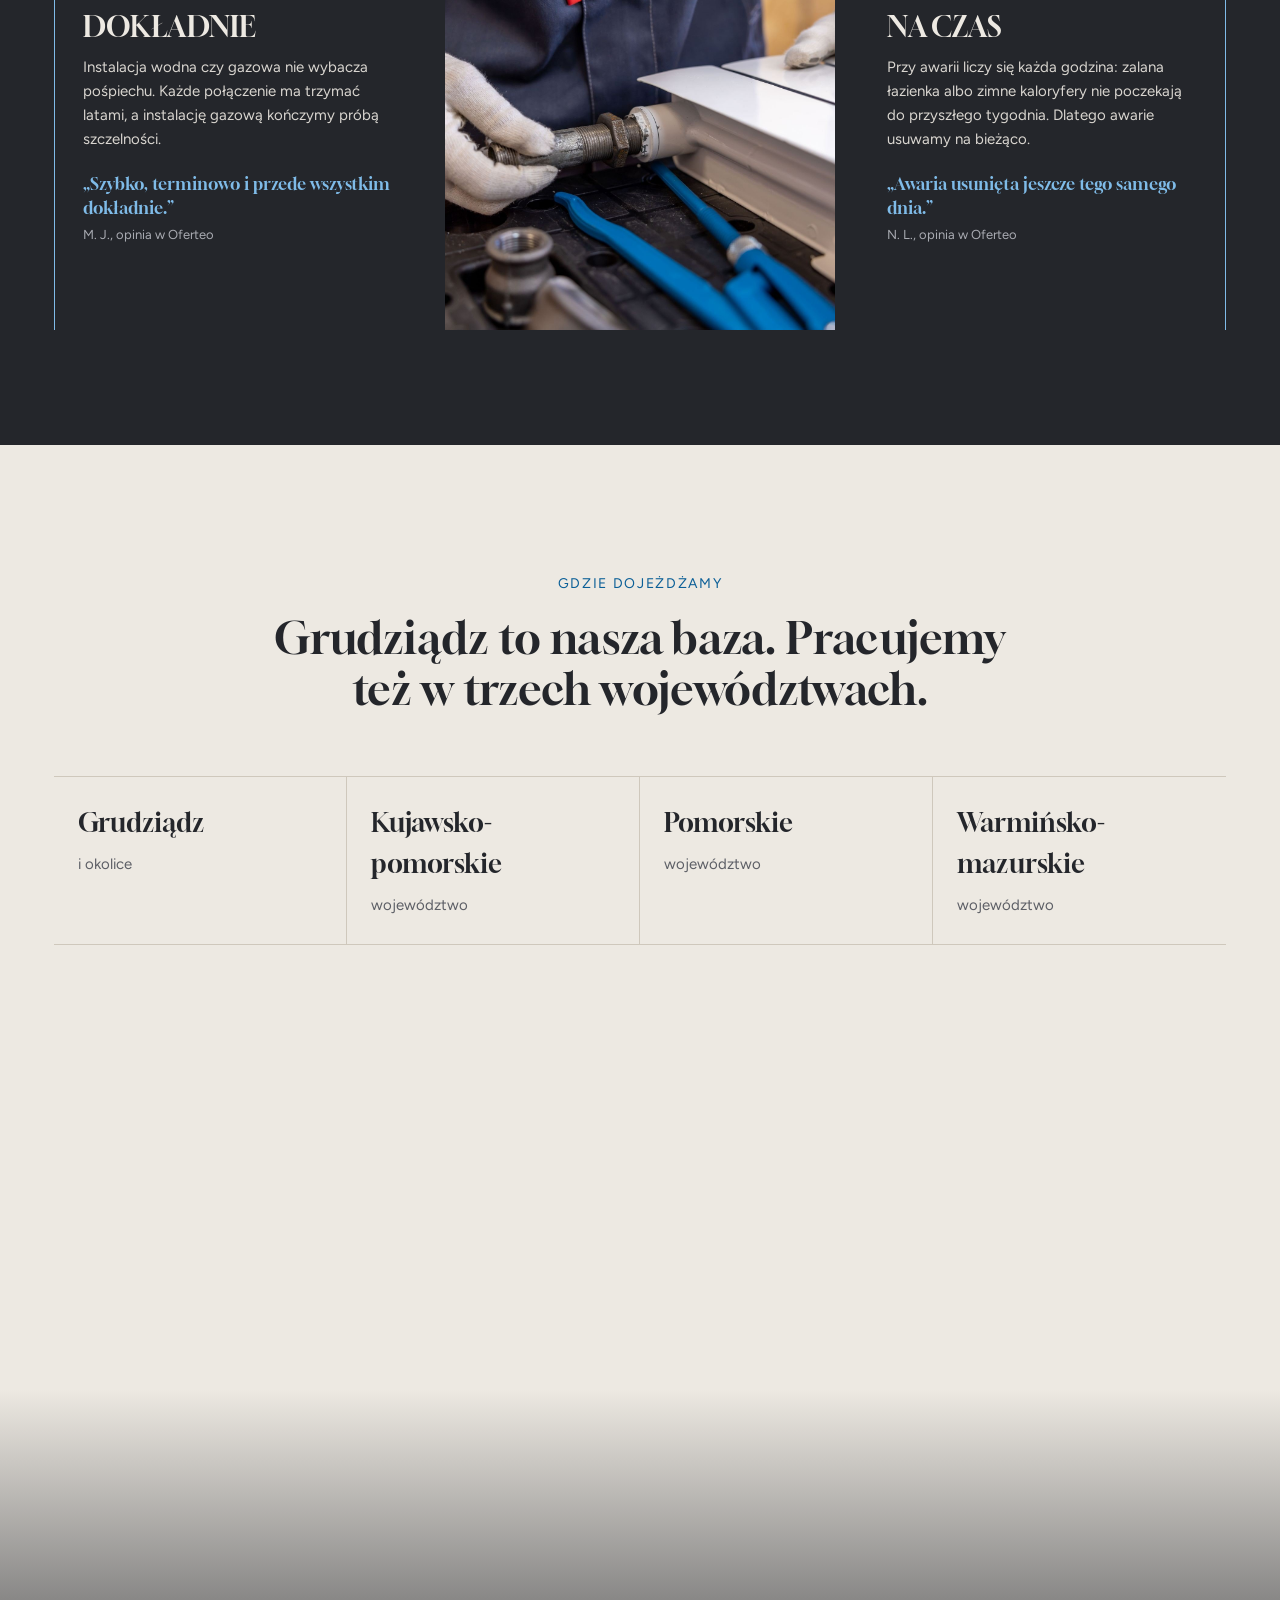
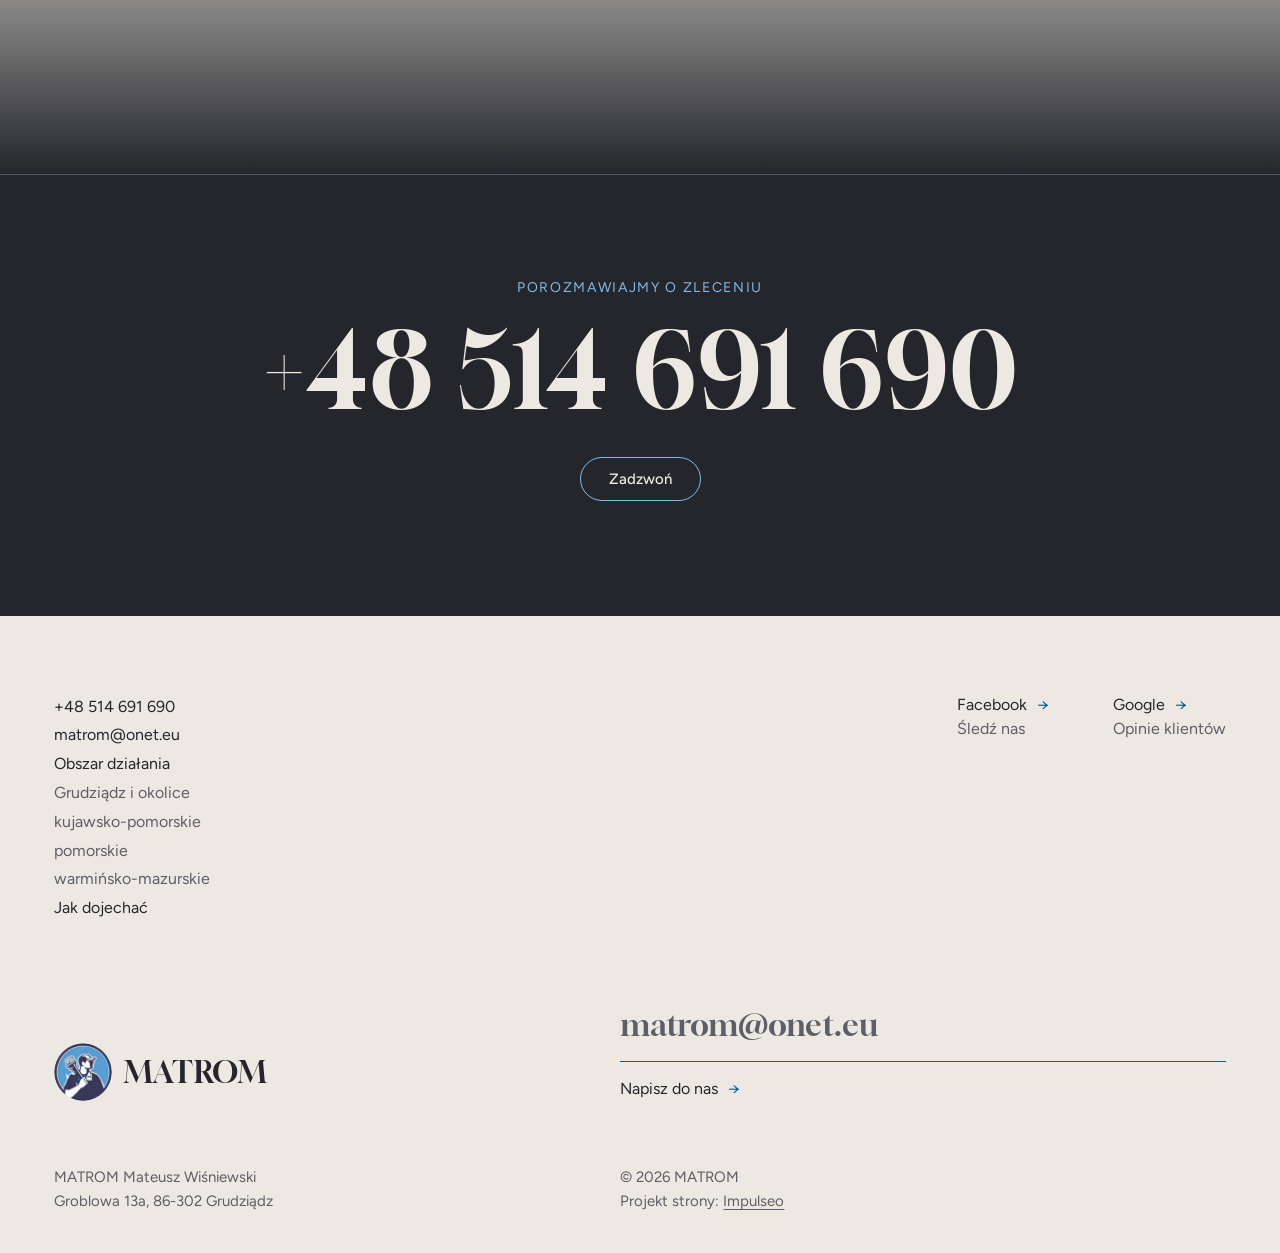
<file: o-nas.html>
<!DOCTYPE html>
<html lang="pl">
<head>
<meta charset="UTF-8">
<meta name="viewport" content="width=device-width, initial-scale=1.0">
<title>O firmie - MATROM Grudziądz</title>
<meta name="description" content="MATROM to usługi hydrauliczne Mateusza Wiśniewskiego z Grudziądza: woda, gaz i centralne ogrzewanie. Dojazd w kujawsko-pomorskim, pomorskim i warmińsko-mazurskim.">
<link rel="canonical" href="https://impulseo-pl.github.io/matrom/o-nas.html">
<meta name="robots" content="noindex, nofollow">
<meta name="theme-color" content="#ede9e2">
<meta property="og:type" content="website">
<meta property="og:locale" content="pl_PL">
<meta property="og:site_name" content="MATROM">
<meta property="og:title" content="O firmie - MATROM Grudziądz">
<meta property="og:description" content="MATROM to usługi hydrauliczne Mateusza Wiśniewskiego z Grudziądza: woda, gaz i centralne ogrzewanie. Dojazd w kujawsko-pomorskim, pomorskim i warmińsko-mazurskim.">
<meta property="og:url" content="https://impulseo-pl.github.io/matrom/o-nas.html">
<meta property="og:image" content="https://impulseo-pl.github.io/matrom/img/og.jpg">
<meta property="og:image:width" content="1200">
<meta property="og:image:height" content="630">
<meta name="twitter:card" content="summary_large_image">
<link rel="icon" href="img/logo-znak.png" type="image/png">
<script type="application/ld+json">{"@context": "https://schema.org", "@type": "Plumber", "name": "MATROM Mateusz Wiśniewski", "url": "https://impulseo-pl.github.io/matrom/", "telephone": "+48514691690", "email": "matrom@onet.eu", "image": "https://impulseo-pl.github.io/matrom/img/og.jpg", "logo": "https://impulseo-pl.github.io/matrom/img/logo.jpg", "address": {"@type": "PostalAddress", "streetAddress": "Groblowa 13a", "postalCode": "86-302", "addressLocality": "Grudziądz", "addressCountry": "PL"}, "areaServed": ["Grudziądz", "województwo kujawsko-pomorskie", "województwo pomorskie", "województwo warmińsko-mazurskie"], "sameAs": ["https://www.facebook.com/MatromMateuszWisniewski/", "https://maps.google.com/?cid=7951324744864087334"]}</script>
<link rel="preconnect" href="https://fonts.googleapis.com">
<link rel="preconnect" href="https://fonts.gstatic.com" crossorigin>
<link href="https://fonts.googleapis.com/css2?family=Gloock&family=Figtree:wght@400;500;600&display=swap" rel="stylesheet">
<link rel="stylesheet" href="assets/styles.css?v=20261007">
</head>
<body>
<header class="hdr">
  <div class="hdr-in">
    <a class="brand" href="index.html" aria-label="MATROM - strona główna"><img class="brand-logo" src="img/logo-znak.png" alt="MATROM usługi hydrauliczne - logo" width="240" height="240"><span class="brand-name">MATROM</span></a>
    <button class="menu-pill" type="button" aria-controls="menu" aria-expanded="false" aria-label="Otwórz menu"><i></i></button>
    <a class="hdr-tel" href="tel:+48514691690">+48 514 691 690 <span class="arr">→</span></a>
  </div>
</header>
<div class="menu" id="menu" aria-hidden="true">
  <div class="wrap menu-grid">
    <nav class="menu-main" aria-label="Menu główne">
      <a href="index.html">Start</a>
      <a href="oferta.html">Usługi</a>
      <a href="realizacje.html">Realizacje</a>
      <a href="o-nas.html">O&nbsp;nas</a>
      <a href="kontakt.html">Kontakt</a>
    </nav>
    <div class="menu-col">
      <h3>Usługi</h3>
      <a href="oferta.html#awarie">Awarie i&nbsp;udrażnianie</a>
      <a href="oferta.html#gaz">Gaz, kotły i&nbsp;kuchenki</a>
      <a href="oferta.html#ogrzewanie">Grzejniki i&nbsp;ogrzewanie</a>
      <a href="oferta.html#lazienka">Łazienka, woda i&nbsp;ścieki</a>
    </div>
    <div class="menu-col">
      <h3>Kontakt</h3>
      <a href="tel:+48514691690">+48 514 691 690</a>
      <a href="mailto:matrom@onet.eu">matrom@onet.eu</a>
      <a href="https://www.facebook.com/MatromMateuszWisniewski/" target="_blank" rel="noopener">Facebook</a>
      <span class="soft">Grudziądz i&nbsp;okolice</span>
      <span class="soft">kujawsko-pomorskie, pomorskie, warmińsko-mazurskie</span>
    </div>
  </div>
</div>

<main>
<section class="intro">
  <div class="wrap">
    <span class="kicker rv">To jest MATROM</span>
    <h1 class="page-h1 rv">O&nbsp;firmie</h1>
    <div class="intro-grid">
      <div class="rv">
        <p>MATROM to firma Mateusza Wiśniewskiego z&nbsp;Grudziądza. Zajmujemy się instalacjami wodno-kanalizacyjnymi, gazowymi i&nbsp;centralnym ogrzewaniem - od usuwania awarii po nowe instalacje w&nbsp;domach.</p>
        <p>Na co dzień jeździmy do mieszkań i&nbsp;domów w&nbsp;Grudziądzu i&nbsp;okolicy, a&nbsp;dalej także po województwie kujawsko-pomorskim, pomorskim i&nbsp;warmińsko-mazurskim.</p>
      </div>
      <div class="rv"><span class="ramka"><img src="img/g4.jpg" alt="Nowa rura wpięta w&nbsp;starą miedzianą instalację w&nbsp;ścianie" width="2048" height="1536"></span></div>
    </div>
  </div>
</section>

<section class="co dark">
  <div class="wrap">
    <h2 class="duo rv"><em>Woda, gaz</em><br>&amp; ogrzewanie</h2>
    <div class="co-lead rv">
      <span class="vlabel">Jak pracujemy</span>
      <p>Trzy instalacje w&nbsp;jednych rękach to mniej telefonów po Twojej stronie. Przy wymianie kotła gazowego zajmujemy się i&nbsp;gazem, i&nbsp;obiegiem grzewczym. Grzejnik wymieniamy na zamrożonej rurze, zamiast spuszczać wodę z&nbsp;całego domu. A&nbsp;gdy staje kanalizacja, przyjeżdżamy ze żmijką elektryczną.</p>
    </div>
    <div class="wartosci">
      <div class="wart rv">
        <span class="nr">01</span>
        <h3>Dokładnie</h3>
        <p>Instalacja wodna czy gazowa nie wybacza pośpiechu. Każde połączenie ma trzymać latami, a&nbsp;instalację gazową kończymy próbą szczelności.</p>
        <blockquote>„Szybko, terminowo i&nbsp;przede wszystkim dokładnie.”<span>M. J., opinia w&nbsp;Oferteo</span></blockquote>
      </div>
      <div class="rv"><span class="ramka"><img src="img/about.jpg" alt="Hydraulik w&nbsp;rękawicach dokręca złączkę rury" width="1880" height="1253"></span></div>
      <div class="wart wart-r rv">
        <span class="nr">02</span>
        <h3>Na czas</h3>
        <p>Przy awarii liczy się każda godzina: zalana łazienka albo zimne kaloryfery nie poczekają do przyszłego tygodnia. Dlatego awarie usuwamy na bieżąco.</p>
        <blockquote>„Awaria usunięta jeszcze tego samego dnia.”<span>N. L., opinia w&nbsp;Oferteo</span></blockquote>
      </div>
    </div>
  </div>
</section>

<section class="obszar">
  <div class="wrap">
    <div class="center rv"><span class="kicker">Gdzie dojeżdżamy</span></div>
    <h2 class="rv">Grudziądz to nasza baza. Pracujemy też w&nbsp;trzech województwach.</h2>
    <ul class="woj rv">
      <li><b>Grudziądz</b><span>i&nbsp;okolice</span></li>
      <li><b>Kujawsko-pomorskie</b><span>województwo</span></li>
      <li><b>Pomorskie</b><span>województwo</span></li>
      <li><b>Warmińsko-mazurskie</b><span>województwo</span></li>
    </ul>
  </div>
</section>

<section class="stopklatka" aria-hidden="true"><div class="stk-bg" style="background-image:url(img/g9.jpg)"></div></section>

<section class="razem dark">
  <div class="wrap rv">
    <span class="kicker">Porozmawiajmy o&nbsp;zleceniu</span>
    <a class="tel-big" href="tel:+48514691690">+48 514 691 690</a>
    <a class="btn" href="tel:+48514691690">Zadzwoń</a>
  </div>
</section>
</main>
<footer class="stopka">
  <div class="wrap">
    <div class="foot-top">
      <div class="foot-links">
        <a href="tel:+48514691690">+48 514 691 690</a>
        <a href="mailto:matrom@onet.eu">matrom@onet.eu</a>
        <span>Obszar działania</span>
        <span class="soft">Grudziądz i&nbsp;okolice</span>
        <span class="soft">kujawsko-pomorskie</span>
        <span class="soft">pomorskie</span>
        <span class="soft">warmińsko-mazurskie</span>
        <a href="https://maps.google.com/?cid=7951324744864087334" target="_blank" rel="noopener">Jak dojechać</a>
      </div>
      <div class="foot-soc">
        <a class="soc" href="https://www.facebook.com/MatromMateuszWisniewski/" target="_blank" rel="noopener"><b>Facebook <span class="arr">→</span></b><span>Śledź nas</span></a>
        <a class="soc" href="https://maps.google.com/?cid=7951324744864087334" target="_blank" rel="noopener"><b>Google <span class="arr">→</span></b><span>Opinie klientów</span></a>
      </div>
    </div>
    <div class="foot-mid">
      <a class="brand" href="index.html"><img class="brand-logo" src="img/logo-znak.png" alt="" width="240" height="240" loading="lazy"><span class="brand-name">MATROM</span></a>
      <div>
        <a class="foot-mail" href="mailto:matrom@onet.eu">matrom@onet.eu</a>
        <a href="kontakt.html">Napisz do nas <span class="arr">→</span></a>
      </div>
    </div>
    <div class="foot-bot">
      <p>MATROM Mateusz Wiśniewski<br>Groblowa 13a, 86-302 Grudziądz</p>
      <p>© 2026 MATROM<br>Projekt strony: <a class="foot-credit" href="https://impulseo.pl" target="_blank" rel="noopener">Impulseo</a></p>
    </div>
  </div>
</footer>
<a class="sticky-call" href="tel:+48514691690">Zadzwoń <b>+48 514 691 690</b></a>
<script src="assets/main.js?v=20261007" defer></script>
</body>
</html>
</file>
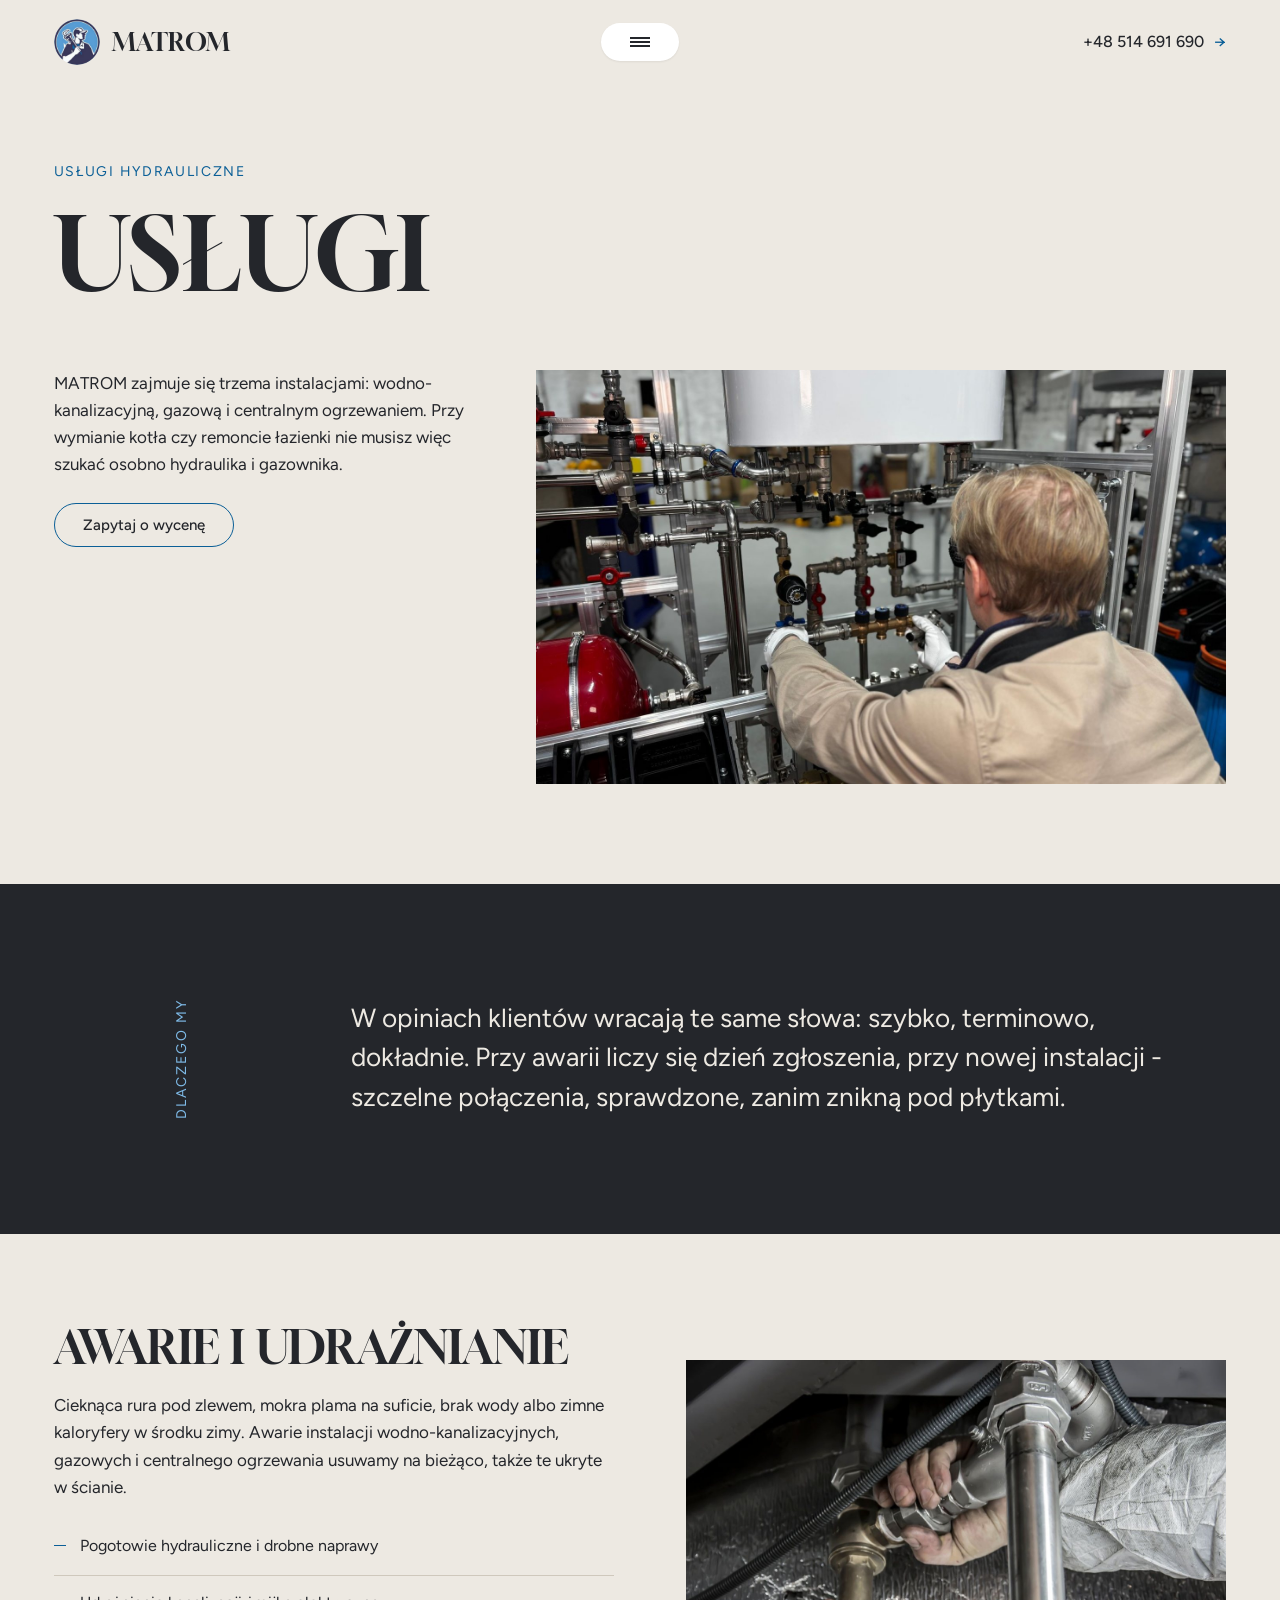
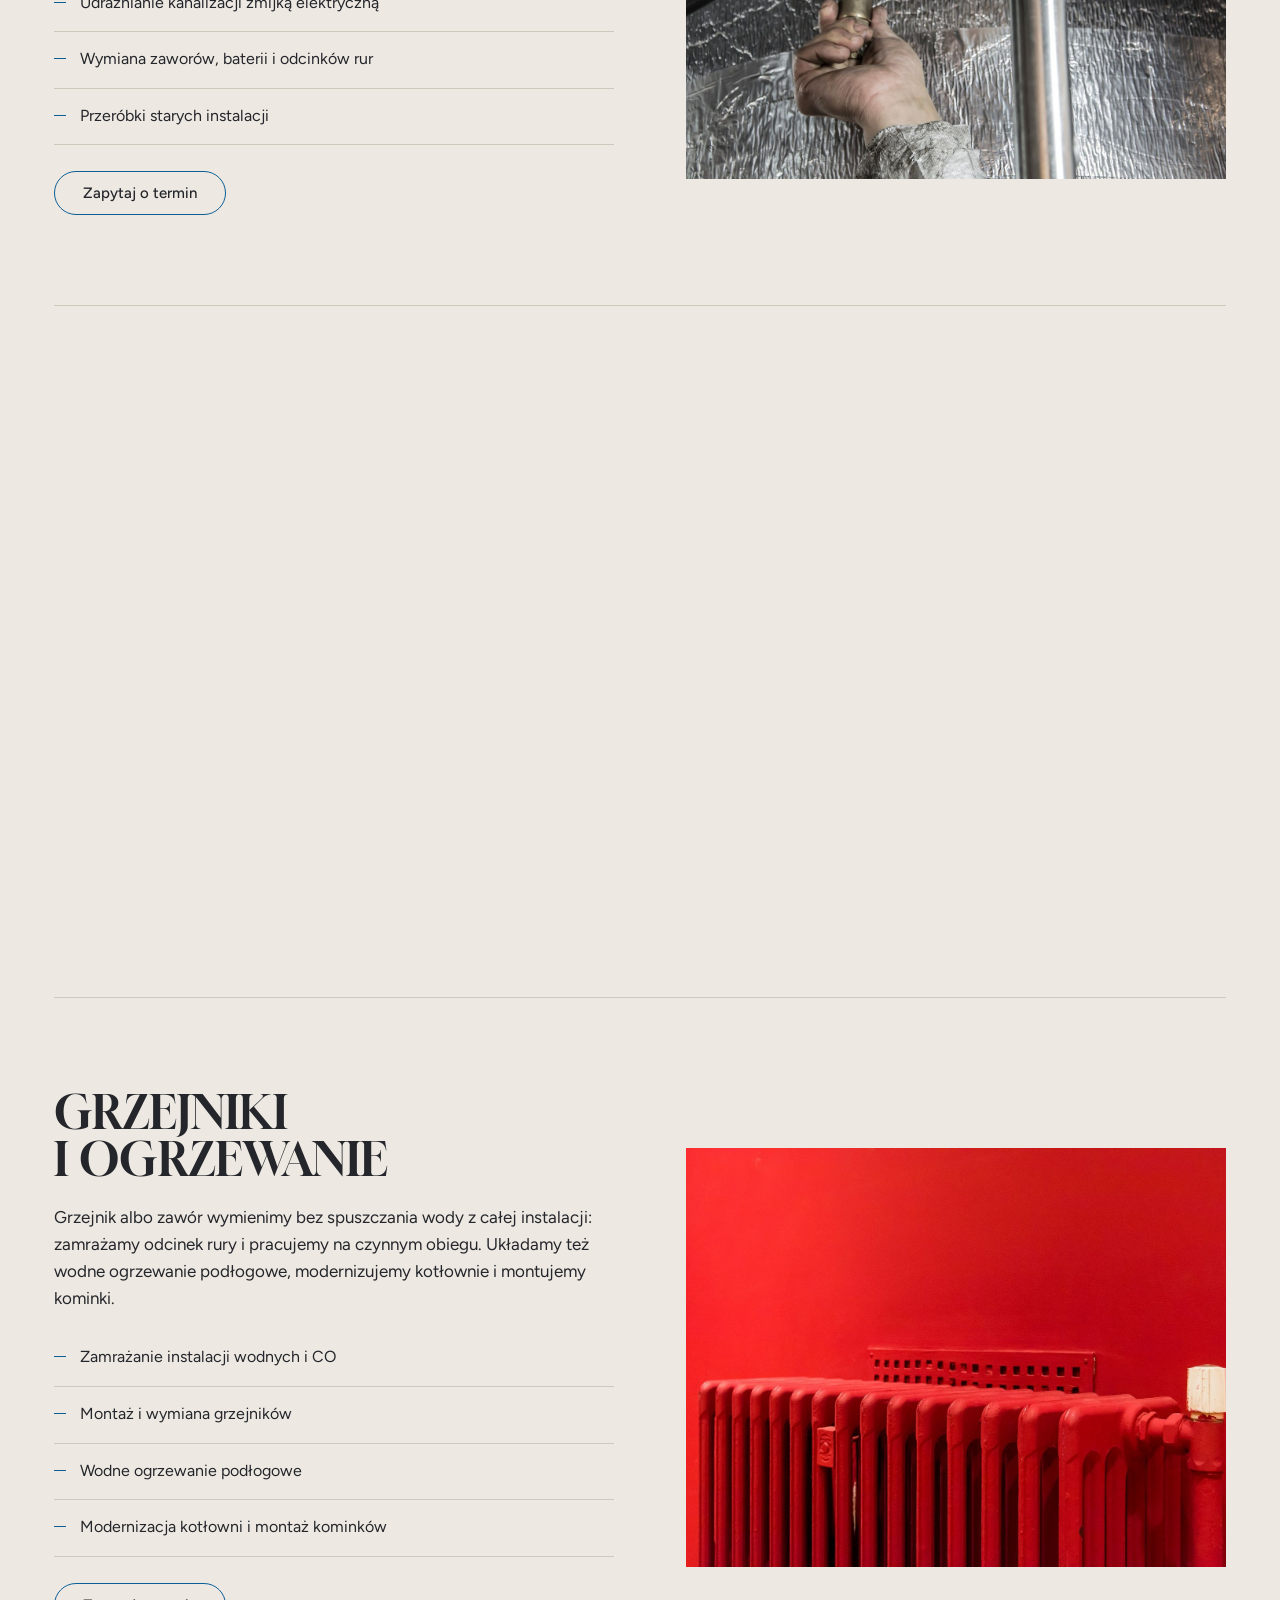
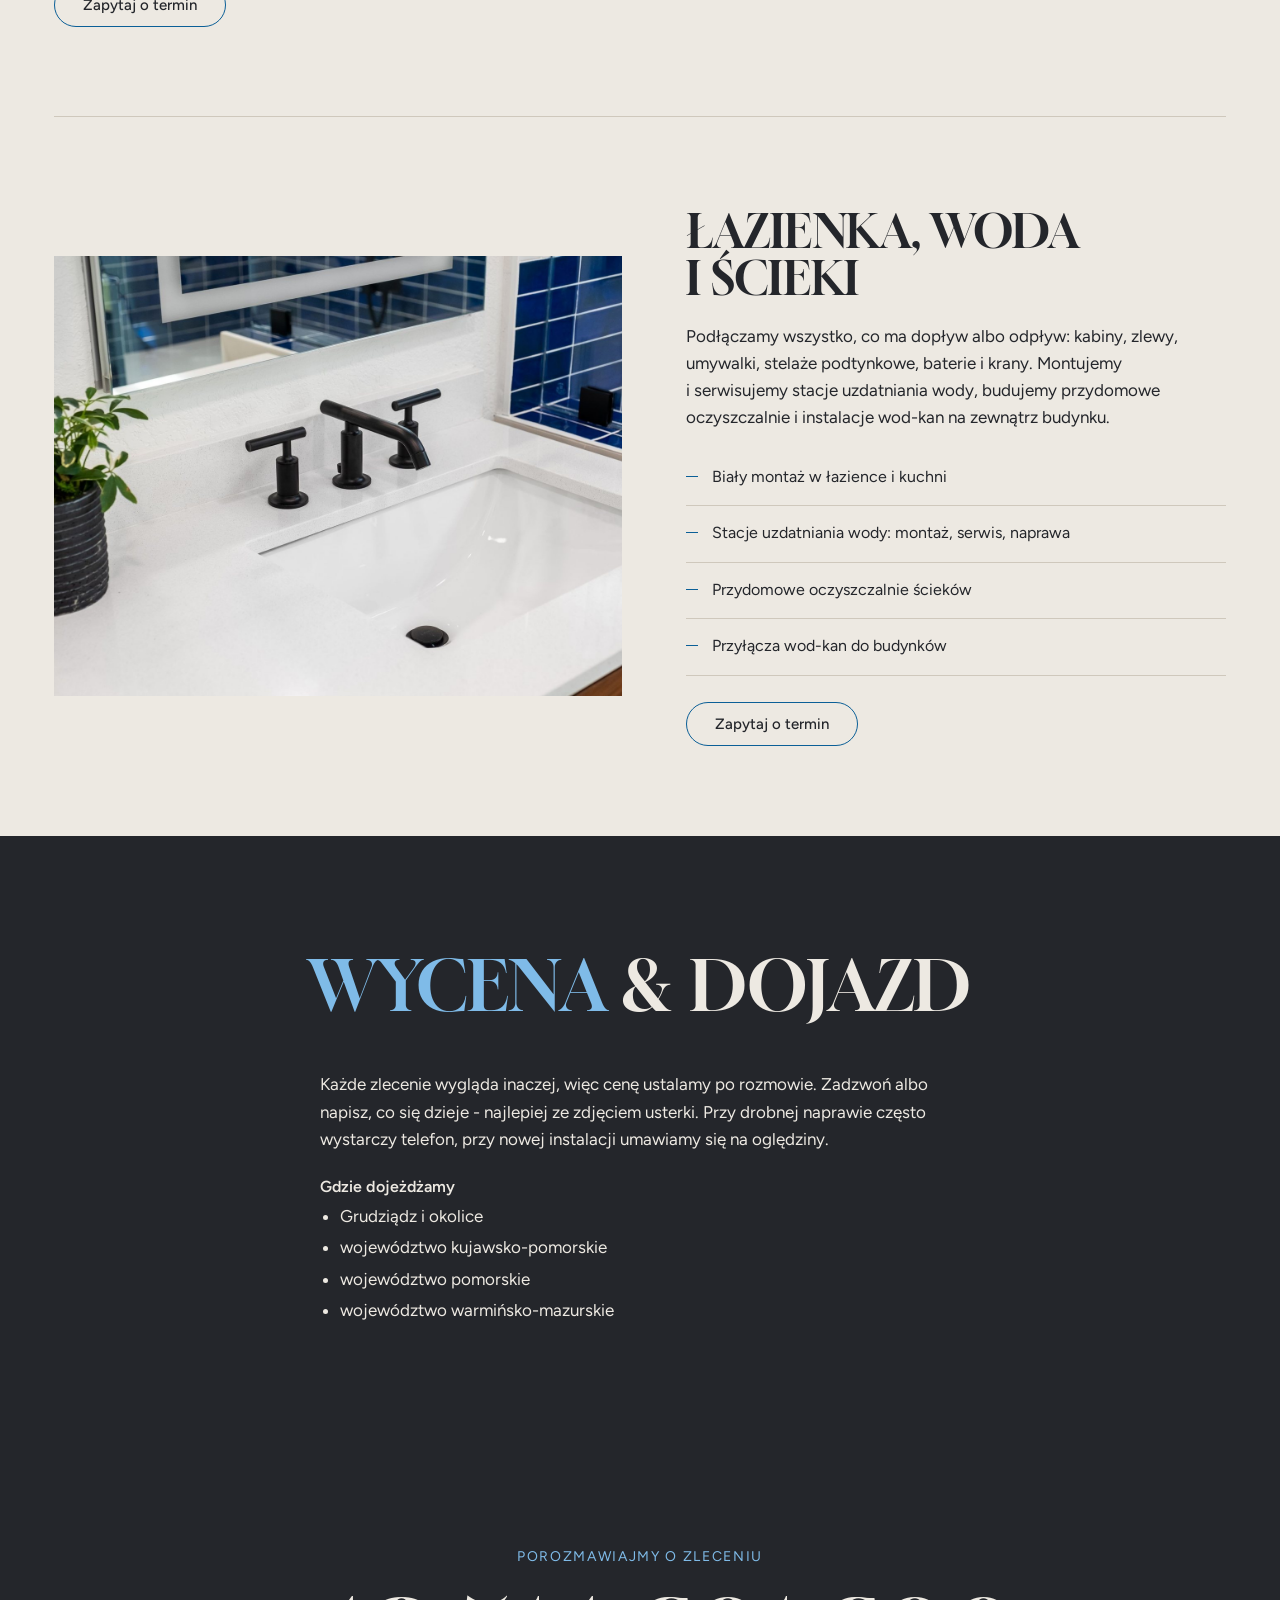
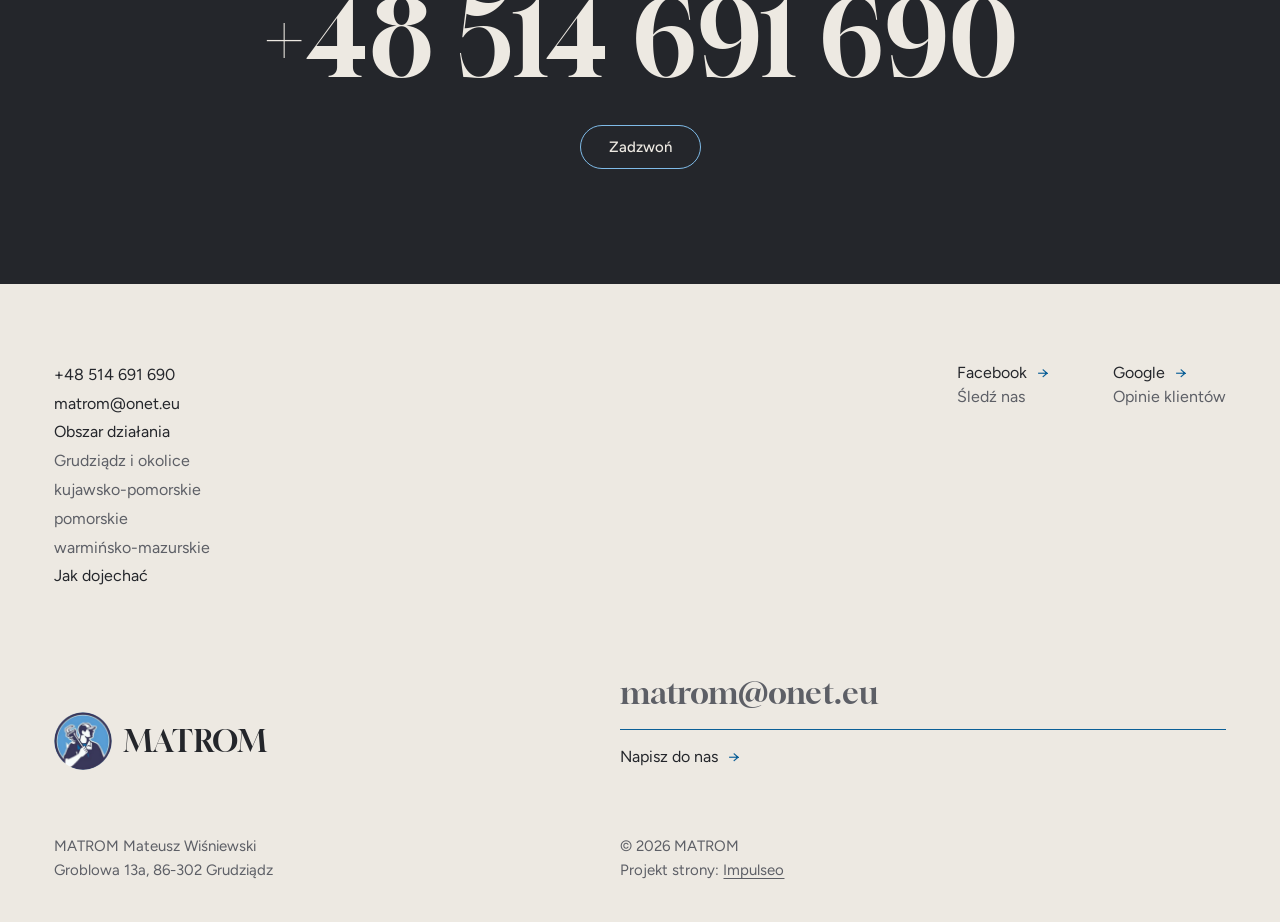
<file: oferta.html>
<!DOCTYPE html>
<html lang="pl">
<head>
<meta charset="UTF-8">
<meta name="viewport" content="width=device-width, initial-scale=1.0">
<title>Usługi - MATROM Grudziądz</title>
<meta name="description" content="Awarie i udrażnianie, gaz i kotły, grzejniki i ogrzewanie podłogowe, biały montaż i uzdatnianie wody. MATROM, Grudziądz, tel. +48 514 691 690.">
<link rel="canonical" href="https://impulseo-pl.github.io/matrom/oferta.html">
<meta name="robots" content="noindex, nofollow">
<meta name="theme-color" content="#ede9e2">
<meta property="og:type" content="website">
<meta property="og:locale" content="pl_PL">
<meta property="og:site_name" content="MATROM">
<meta property="og:title" content="Usługi - MATROM Grudziądz">
<meta property="og:description" content="Awarie i udrażnianie, gaz i kotły, grzejniki i ogrzewanie podłogowe, biały montaż i uzdatnianie wody. MATROM, Grudziądz, tel. +48 514 691 690.">
<meta property="og:url" content="https://impulseo-pl.github.io/matrom/oferta.html">
<meta property="og:image" content="https://impulseo-pl.github.io/matrom/img/og.jpg">
<meta property="og:image:width" content="1200">
<meta property="og:image:height" content="630">
<meta name="twitter:card" content="summary_large_image">
<link rel="icon" href="img/logo-znak.png" type="image/png">
<script type="application/ld+json">{"@context": "https://schema.org", "@type": "Plumber", "name": "MATROM Mateusz Wiśniewski", "url": "https://impulseo-pl.github.io/matrom/", "telephone": "+48514691690", "email": "matrom@onet.eu", "image": "https://impulseo-pl.github.io/matrom/img/og.jpg", "logo": "https://impulseo-pl.github.io/matrom/img/logo.jpg", "address": {"@type": "PostalAddress", "streetAddress": "Groblowa 13a", "postalCode": "86-302", "addressLocality": "Grudziądz", "addressCountry": "PL"}, "areaServed": ["Grudziądz", "województwo kujawsko-pomorskie", "województwo pomorskie", "województwo warmińsko-mazurskie"], "sameAs": ["https://www.facebook.com/MatromMateuszWisniewski/", "https://maps.google.com/?cid=7951324744864087334"]}</script>
<link rel="preconnect" href="https://fonts.googleapis.com">
<link rel="preconnect" href="https://fonts.gstatic.com" crossorigin>
<link href="https://fonts.googleapis.com/css2?family=Gloock&family=Figtree:wght@400;500;600&display=swap" rel="stylesheet">
<link rel="stylesheet" href="assets/styles.css?v=20261007">
</head>
<body>
<header class="hdr">
  <div class="hdr-in">
    <a class="brand" href="index.html" aria-label="MATROM - strona główna"><img class="brand-logo" src="img/logo-znak.png" alt="MATROM usługi hydrauliczne - logo" width="240" height="240"><span class="brand-name">MATROM</span></a>
    <button class="menu-pill" type="button" aria-controls="menu" aria-expanded="false" aria-label="Otwórz menu"><i></i></button>
    <a class="hdr-tel" href="tel:+48514691690">+48 514 691 690 <span class="arr">→</span></a>
  </div>
</header>
<div class="menu" id="menu" aria-hidden="true">
  <div class="wrap menu-grid">
    <nav class="menu-main" aria-label="Menu główne">
      <a href="index.html">Start</a>
      <a href="oferta.html">Usługi</a>
      <a href="realizacje.html">Realizacje</a>
      <a href="o-nas.html">O&nbsp;nas</a>
      <a href="kontakt.html">Kontakt</a>
    </nav>
    <div class="menu-col">
      <h3>Usługi</h3>
      <a href="oferta.html#awarie">Awarie i&nbsp;udrażnianie</a>
      <a href="oferta.html#gaz">Gaz, kotły i&nbsp;kuchenki</a>
      <a href="oferta.html#ogrzewanie">Grzejniki i&nbsp;ogrzewanie</a>
      <a href="oferta.html#lazienka">Łazienka, woda i&nbsp;ścieki</a>
    </div>
    <div class="menu-col">
      <h3>Kontakt</h3>
      <a href="tel:+48514691690">+48 514 691 690</a>
      <a href="mailto:matrom@onet.eu">matrom@onet.eu</a>
      <a href="https://www.facebook.com/MatromMateuszWisniewski/" target="_blank" rel="noopener">Facebook</a>
      <span class="soft">Grudziądz i&nbsp;okolice</span>
      <span class="soft">kujawsko-pomorskie, pomorskie, warmińsko-mazurskie</span>
    </div>
  </div>
</div>

<main>
<section class="intro">
  <div class="wrap">
    <span class="kicker rv">Usługi hydrauliczne</span>
    <h1 class="page-h1 rv">Usługi</h1>
    <div class="intro-grid">
      <div class="rv">
        <p>MATROM zajmuje się trzema instalacjami: wodno-kanalizacyjną, gazową i&nbsp;centralnym ogrzewaniem. Przy wymianie kotła czy remoncie łazienki nie musisz więc szukać osobno hydraulika i&nbsp;gazownika.</p>
        <a class="btn" href="kontakt.html">Zapytaj o&nbsp;wycenę</a>
      </div>
      <div class="rv"><span class="ramka"><img src="img/o-kotlownia.jpg" alt="Instalator przy rurach i&nbsp;zaworach kotłowni" width="1600" height="1200"></span></div>
    </div>
  </div>
</section>

<section class="why dark">
  <div class="wrap">
    <div class="co-lead rv">
      <span class="vlabel">Dlaczego my</span>
      <p>W&nbsp;opiniach klientów wracają te same słowa: szybko, terminowo, dokładnie. Przy awarii liczy się dzień zgłoszenia, przy nowej instalacji - szczelne połączenia, sprawdzone, zanim znikną pod płytkami.</p>
    </div>
  </div>
</section>

<section class="bloki">
  <div class="wrap">
    <article class="blok" id="awarie">
      <div class="blok-grid">
        <div class="blok-txt rv">
          <h2>Awarie i&nbsp;udrażnianie</h2>
          <p>Cieknąca rura pod zlewem, mokra plama na suficie, brak wody albo zimne kaloryfery w&nbsp;środku zimy. Awarie instalacji wodno-kanalizacyjnych, gazowych i&nbsp;centralnego ogrzewania usuwamy na bieżąco, także te ukryte w&nbsp;ścianie.</p>
          <ul class="lista"><li>Pogotowie hydrauliczne i&nbsp;drobne naprawy</li><li>Udrażnianie kanalizacji żmijką elektryczną</li><li>Wymiana zaworów, baterii i&nbsp;odcinków rur</li><li>Przeróbki starych instalacji</li></ul>
          <a class="btn" href="kontakt.html">Zapytaj o&nbsp;termin</a>
        </div>
        <div class="blok-fig rv"><span class="ramka"><img src="img/s-awarie.jpg" alt="Dłonie hydraulika przy złączce rury" width="1600" height="1066"></span></div>
      </div>
    </article>
    <article class="blok" id="gaz">
      <div class="blok-grid">
        <div class="blok-txt rv">
          <h2>Gaz, kotły i&nbsp;kuchenki</h2>
          <p>Montujemy kotły gazowe, podgrzewacze i&nbsp;kuchenki razem z&nbsp;podbiciem gwarancji producenta. Robimy przyłącza gazu do budynków i&nbsp;instalacje gazowe w&nbsp;środku, a&nbsp;na koniec próbę szczelności.</p>
          <ul class="lista"><li>Montaż kotłów i&nbsp;podgrzewaczy gazowych</li><li>Podłączanie kuchenek gazowych</li><li>Przyłącza i&nbsp;instalacje gazowe</li><li>Próby szczelności instalacji gazowych</li></ul>
          <a class="btn" href="kontakt.html">Zapytaj o&nbsp;termin</a>
        </div>
        <div class="blok-fig rv"><span class="ramka"><img src="img/s-gaz.jpg" alt="Niebieskie płomienie palników kuchenki gazowej" width="1600" height="1066" loading="lazy" decoding="async"></span></div>
      </div>
    </article>
    <article class="blok" id="ogrzewanie">
      <div class="blok-grid">
        <div class="blok-txt rv">
          <h2>Grzejniki i&nbsp;ogrzewanie</h2>
          <p>Grzejnik albo zawór wymienimy bez spuszczania wody z&nbsp;całej instalacji: zamrażamy odcinek rury i&nbsp;pracujemy na czynnym obiegu. Układamy też wodne ogrzewanie podłogowe, modernizujemy kotłownie i&nbsp;montujemy kominki.</p>
          <ul class="lista"><li>Zamrażanie instalacji wodnych i&nbsp;CO</li><li>Montaż i&nbsp;wymiana grzejników</li><li>Wodne ogrzewanie podłogowe</li><li>Modernizacja kotłowni i&nbsp;montaż kominków</li></ul>
          <a class="btn" href="kontakt.html">Zapytaj o&nbsp;termin</a>
        </div>
        <div class="blok-fig rv"><span class="ramka"><img src="img/s-grzejniki.jpg" alt="Żeliwny grzejnik na czerwonej ścianie" width="1600" height="1066" loading="lazy" decoding="async"></span></div>
      </div>
    </article>
    <article class="blok" id="lazienka">
      <div class="blok-grid">
        <div class="blok-txt rv">
          <h2>Łazienka, woda i&nbsp;ścieki</h2>
          <p>Podłączamy wszystko, co ma dopływ albo odpływ: kabiny, zlewy, umywalki, stelaże podtynkowe, baterie i&nbsp;krany. Montujemy i&nbsp;serwisujemy stacje uzdatniania wody, budujemy przydomowe oczyszczalnie i&nbsp;instalacje wod-kan na zewnątrz budynku.</p>
          <ul class="lista"><li>Biały montaż w&nbsp;łazience i&nbsp;kuchni</li><li>Stacje uzdatniania wody: montaż, serwis, naprawa</li><li>Przydomowe oczyszczalnie ścieków</li><li>Przyłącza wod-kan do budynków</li></ul>
          <a class="btn" href="kontakt.html">Zapytaj o&nbsp;termin</a>
        </div>
        <div class="blok-fig rv"><span class="ramka"><img src="img/g12.jpg" alt="Umywalka z&nbsp;czarną baterią w&nbsp;jasnej łazience" width="1600" height="1066" loading="lazy" decoding="async"></span></div>
      </div>
    </article>
  </div>
</section>

<section class="koszt dark">
  <div class="wrap">
    <h2 class="rv"><em>Wycena</em> &amp; dojazd</h2>
    <div class="koszt-txt rv">
      <p>Każde zlecenie wygląda inaczej, więc cenę ustalamy po rozmowie. Zadzwoń albo napisz, co się dzieje - najlepiej ze zdjęciem usterki. Przy drobnej naprawie często wystarczy telefon, przy nowej instalacji umawiamy się na oględziny.</p>
      <h3>Gdzie dojeżdżamy</h3>
      <ul>
        <li>Grudziądz i&nbsp;okolice</li>
        <li>województwo kujawsko-pomorskie</li>
        <li>województwo pomorskie</li>
        <li>województwo warmińsko-mazurskie</li>
      </ul>
    </div>
  </div>
</section>

<section class="razem dark">
  <div class="wrap rv">
    <span class="kicker">Porozmawiajmy o&nbsp;zleceniu</span>
    <a class="tel-big" href="tel:+48514691690">+48 514 691 690</a>
    <a class="btn" href="tel:+48514691690">Zadzwoń</a>
  </div>
</section>
</main>
<footer class="stopka">
  <div class="wrap">
    <div class="foot-top">
      <div class="foot-links">
        <a href="tel:+48514691690">+48 514 691 690</a>
        <a href="mailto:matrom@onet.eu">matrom@onet.eu</a>
        <span>Obszar działania</span>
        <span class="soft">Grudziądz i&nbsp;okolice</span>
        <span class="soft">kujawsko-pomorskie</span>
        <span class="soft">pomorskie</span>
        <span class="soft">warmińsko-mazurskie</span>
        <a href="https://maps.google.com/?cid=7951324744864087334" target="_blank" rel="noopener">Jak dojechać</a>
      </div>
      <div class="foot-soc">
        <a class="soc" href="https://www.facebook.com/MatromMateuszWisniewski/" target="_blank" rel="noopener"><b>Facebook <span class="arr">→</span></b><span>Śledź nas</span></a>
        <a class="soc" href="https://maps.google.com/?cid=7951324744864087334" target="_blank" rel="noopener"><b>Google <span class="arr">→</span></b><span>Opinie klientów</span></a>
      </div>
    </div>
    <div class="foot-mid">
      <a class="brand" href="index.html"><img class="brand-logo" src="img/logo-znak.png" alt="" width="240" height="240" loading="lazy"><span class="brand-name">MATROM</span></a>
      <div>
        <a class="foot-mail" href="mailto:matrom@onet.eu">matrom@onet.eu</a>
        <a href="kontakt.html">Napisz do nas <span class="arr">→</span></a>
      </div>
    </div>
    <div class="foot-bot">
      <p>MATROM Mateusz Wiśniewski<br>Groblowa 13a, 86-302 Grudziądz</p>
      <p>© 2026 MATROM<br>Projekt strony: <a class="foot-credit" href="https://impulseo.pl" target="_blank" rel="noopener">Impulseo</a></p>
    </div>
  </div>
</footer>
<a class="sticky-call" href="tel:+48514691690">Zadzwoń <b>+48 514 691 690</b></a>
<script src="assets/main.js?v=20261007" defer></script>
</body>
</html>
</file>
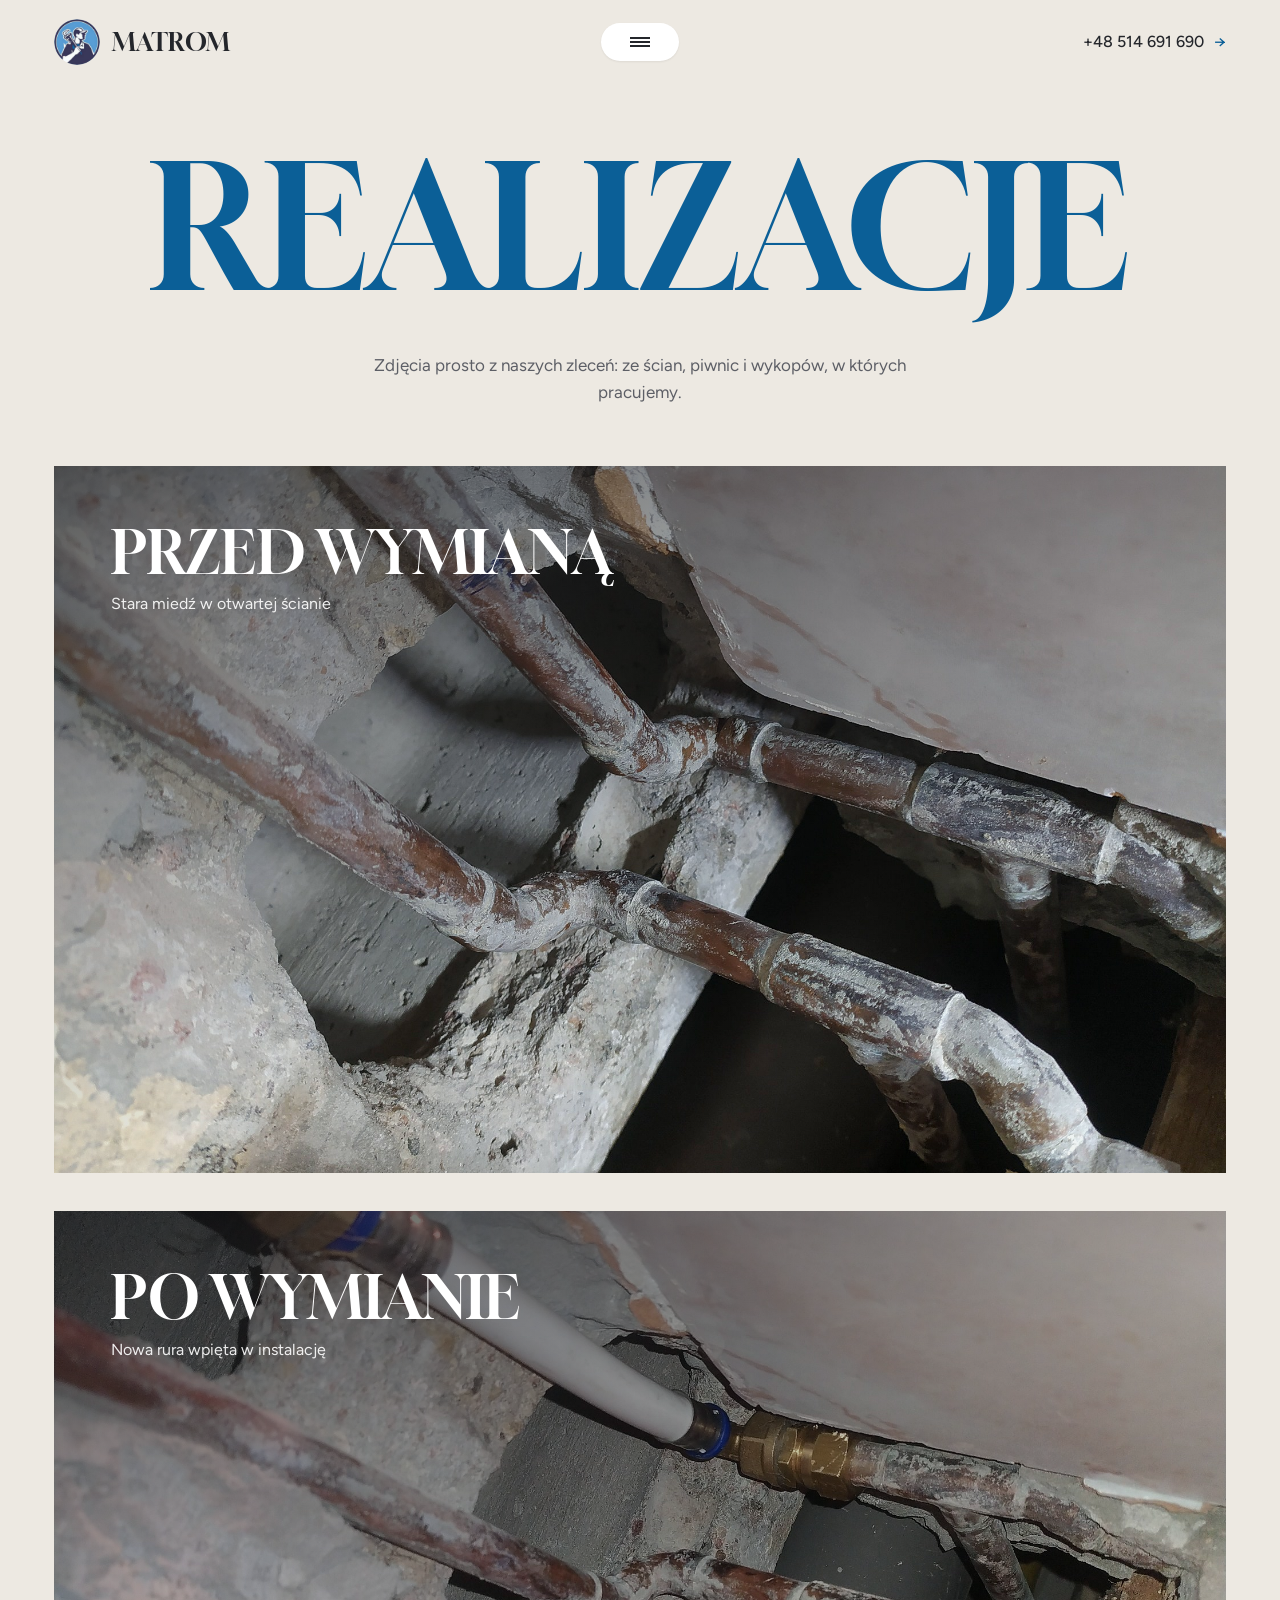
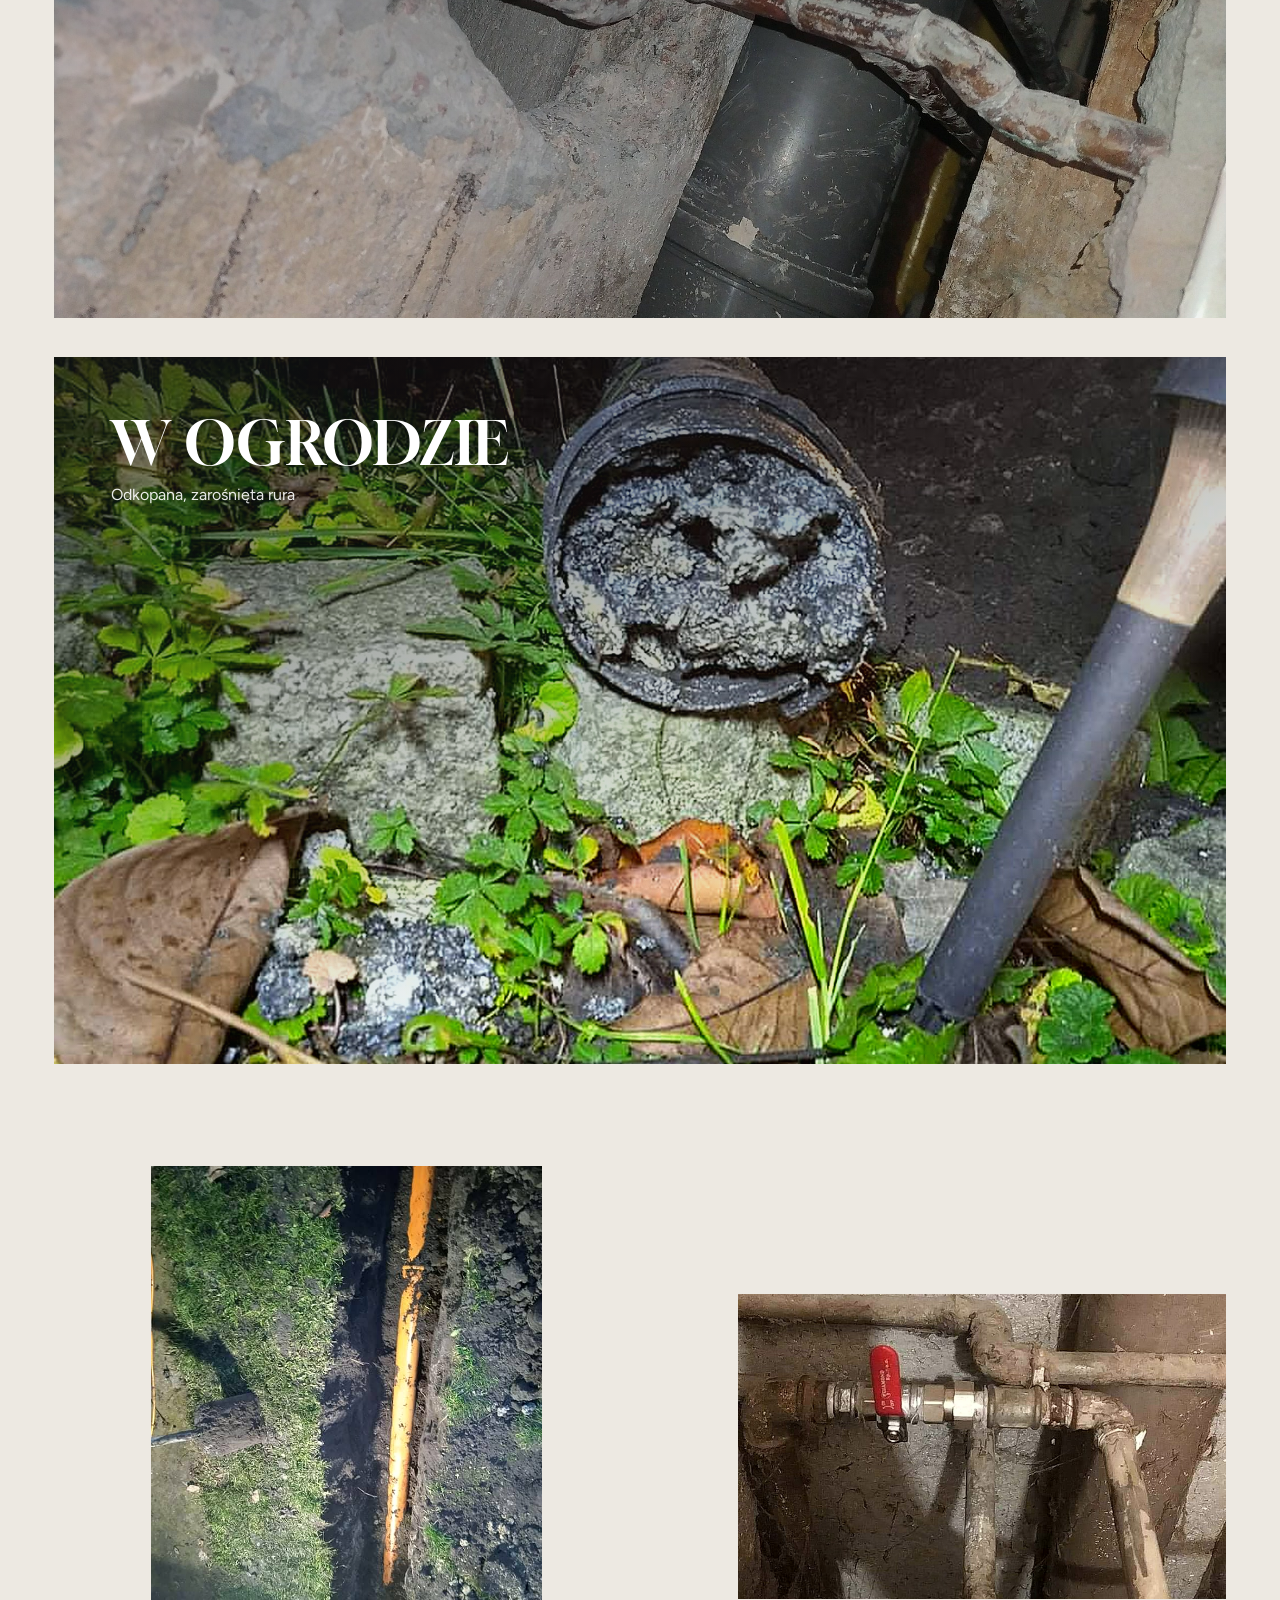
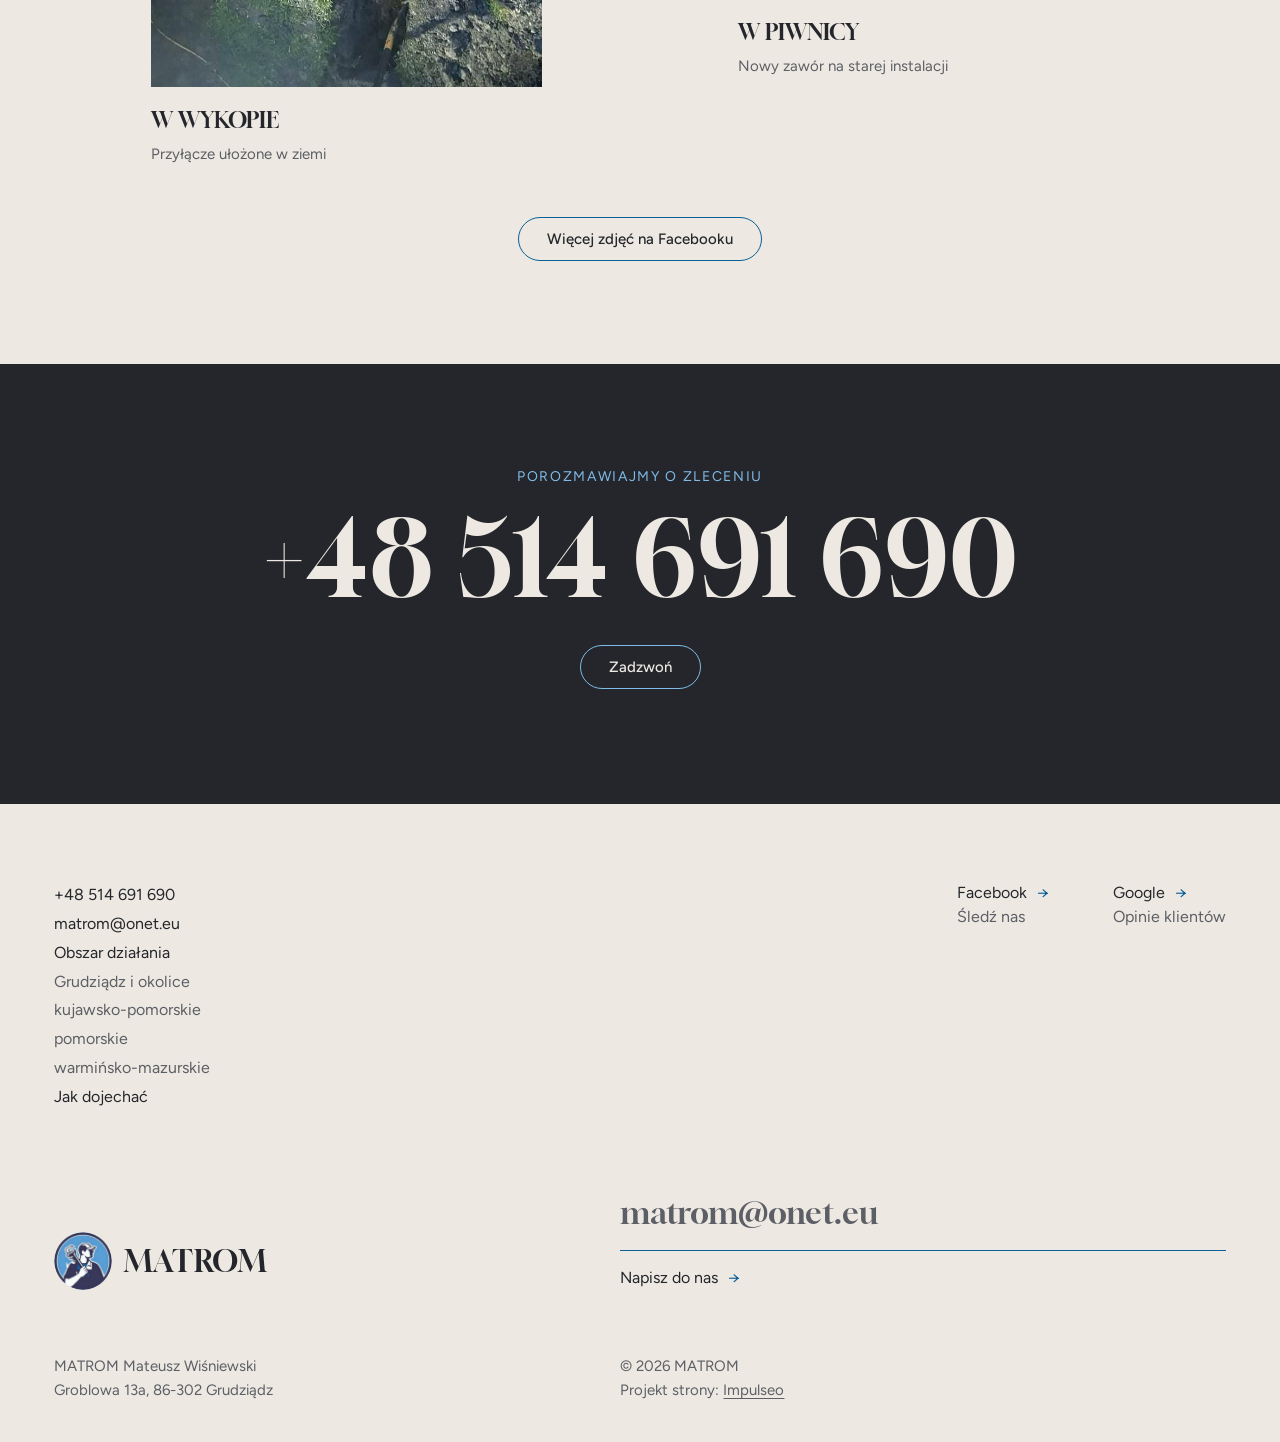
<file: realizacje.html>
<!DOCTYPE html>
<html lang="pl">
<head>
<meta charset="UTF-8">
<meta name="viewport" content="width=device-width, initial-scale=1.0">
<title>Realizacje - MATROM Grudziądz</title>
<meta name="description" content="Zdjęcia ze zleceń MATROM: wymiana rur w ścianie, odkopana rura w ogrodzie, przyłącze w wykopie, nowy zawór w piwnicy. Grudziądz, tel. +48 514 691 690.">
<link rel="canonical" href="https://impulseo-pl.github.io/matrom/realizacje.html">
<meta name="robots" content="noindex, nofollow">
<meta name="theme-color" content="#ede9e2">
<meta property="og:type" content="website">
<meta property="og:locale" content="pl_PL">
<meta property="og:site_name" content="MATROM">
<meta property="og:title" content="Realizacje - MATROM Grudziądz">
<meta property="og:description" content="Zdjęcia ze zleceń MATROM: wymiana rur w ścianie, odkopana rura w ogrodzie, przyłącze w wykopie, nowy zawór w piwnicy. Grudziądz, tel. +48 514 691 690.">
<meta property="og:url" content="https://impulseo-pl.github.io/matrom/realizacje.html">
<meta property="og:image" content="https://impulseo-pl.github.io/matrom/img/og.jpg">
<meta property="og:image:width" content="1200">
<meta property="og:image:height" content="630">
<meta name="twitter:card" content="summary_large_image">
<link rel="icon" href="img/logo-znak.png" type="image/png">
<script type="application/ld+json">{"@context": "https://schema.org", "@type": "Plumber", "name": "MATROM Mateusz Wiśniewski", "url": "https://impulseo-pl.github.io/matrom/", "telephone": "+48514691690", "email": "matrom@onet.eu", "image": "https://impulseo-pl.github.io/matrom/img/og.jpg", "logo": "https://impulseo-pl.github.io/matrom/img/logo.jpg", "address": {"@type": "PostalAddress", "streetAddress": "Groblowa 13a", "postalCode": "86-302", "addressLocality": "Grudziądz", "addressCountry": "PL"}, "areaServed": ["Grudziądz", "województwo kujawsko-pomorskie", "województwo pomorskie", "województwo warmińsko-mazurskie"], "sameAs": ["https://www.facebook.com/MatromMateuszWisniewski/", "https://maps.google.com/?cid=7951324744864087334"]}</script>
<link rel="preconnect" href="https://fonts.googleapis.com">
<link rel="preconnect" href="https://fonts.gstatic.com" crossorigin>
<link href="https://fonts.googleapis.com/css2?family=Gloock&family=Figtree:wght@400;500;600&display=swap" rel="stylesheet">
<link rel="stylesheet" href="assets/styles.css?v=20261007">
</head>
<body>
<header class="hdr">
  <div class="hdr-in">
    <a class="brand" href="index.html" aria-label="MATROM - strona główna"><img class="brand-logo" src="img/logo-znak.png" alt="MATROM usługi hydrauliczne - logo" width="240" height="240"><span class="brand-name">MATROM</span></a>
    <button class="menu-pill" type="button" aria-controls="menu" aria-expanded="false" aria-label="Otwórz menu"><i></i></button>
    <a class="hdr-tel" href="tel:+48514691690">+48 514 691 690 <span class="arr">→</span></a>
  </div>
</header>
<div class="menu" id="menu" aria-hidden="true">
  <div class="wrap menu-grid">
    <nav class="menu-main" aria-label="Menu główne">
      <a href="index.html">Start</a>
      <a href="oferta.html">Usługi</a>
      <a href="realizacje.html">Realizacje</a>
      <a href="o-nas.html">O&nbsp;nas</a>
      <a href="kontakt.html">Kontakt</a>
    </nav>
    <div class="menu-col">
      <h3>Usługi</h3>
      <a href="oferta.html#awarie">Awarie i&nbsp;udrażnianie</a>
      <a href="oferta.html#gaz">Gaz, kotły i&nbsp;kuchenki</a>
      <a href="oferta.html#ogrzewanie">Grzejniki i&nbsp;ogrzewanie</a>
      <a href="oferta.html#lazienka">Łazienka, woda i&nbsp;ścieki</a>
    </div>
    <div class="menu-col">
      <h3>Kontakt</h3>
      <a href="tel:+48514691690">+48 514 691 690</a>
      <a href="mailto:matrom@onet.eu">matrom@onet.eu</a>
      <a href="https://www.facebook.com/MatromMateuszWisniewski/" target="_blank" rel="noopener">Facebook</a>
      <span class="soft">Grudziądz i&nbsp;okolice</span>
      <span class="soft">kujawsko-pomorskie, pomorskie, warmińsko-mazurskie</span>
    </div>
  </div>
</div>

<main>
<section class="prace">
  <div class="wrap">
    <h1 class="giant rv">Realizacje</h1>
    <p class="prace-sub rv">Zdjęcia prosto z&nbsp;naszych zleceń: ze ścian, piwnic i&nbsp;wykopów, w&nbsp;których pracujemy.</p>
    <div class="proj">
      <div class="proj-item rv"><img src="img/g1.jpg" alt="Stare miedziane rury w&nbsp;otwartej ścianie przed wymianą" width="2048" height="1536"><div class="proj-txt"><h3>Przed wymianą</h3><span>Stara miedź w&nbsp;otwartej ścianie</span></div></div>
      <div class="proj-item rv"><img src="img/g4.jpg" alt="Nowa rura wpięta w&nbsp;starą miedzianą instalację" width="2048" height="1536"><div class="proj-txt"><h3>Po wymianie</h3><span>Nowa rura wpięta w&nbsp;instalację</span></div></div>
      <div class="proj-item rv"><img src="img/r-ogrod.jpg" alt="Odkopana rura zarośnięta osadem" width="1600" height="1199"><div class="proj-txt"><h3>W&nbsp;ogrodzie</h3><span>Odkopana, zarośnięta rura</span></div></div>
    </div>
    <div class="stagger">
      <figure class="st-1 rv"><span class="ramka"><img src="img/g2.jpg" alt="Przyłącze ułożone w&nbsp;wykopie" width="720" height="960"></span><figcaption>W&nbsp;wykopie<span>Przyłącze ułożone w&nbsp;ziemi</span></figcaption></figure>
      <figure class="st-2 rv"><span class="ramka"><img src="img/r-piwnica.jpg" alt="Nowy zawór kulowy na starej instalacji w&nbsp;piwnicy" width="1600" height="1000" loading="lazy" decoding="async"></span><figcaption>W&nbsp;piwnicy<span>Nowy zawór na starej instalacji</span></figcaption></figure>
    </div>
    <div class="proj-more"><a class="btn" href="https://www.facebook.com/MatromMateuszWisniewski/" target="_blank" rel="noopener">Więcej zdjęć na Facebooku</a></div>
  </div>
</section>

<section class="razem dark">
  <div class="wrap rv">
    <span class="kicker">Porozmawiajmy o&nbsp;zleceniu</span>
    <a class="tel-big" href="tel:+48514691690">+48 514 691 690</a>
    <a class="btn" href="tel:+48514691690">Zadzwoń</a>
  </div>
</section>
</main>
<footer class="stopka">
  <div class="wrap">
    <div class="foot-top">
      <div class="foot-links">
        <a href="tel:+48514691690">+48 514 691 690</a>
        <a href="mailto:matrom@onet.eu">matrom@onet.eu</a>
        <span>Obszar działania</span>
        <span class="soft">Grudziądz i&nbsp;okolice</span>
        <span class="soft">kujawsko-pomorskie</span>
        <span class="soft">pomorskie</span>
        <span class="soft">warmińsko-mazurskie</span>
        <a href="https://maps.google.com/?cid=7951324744864087334" target="_blank" rel="noopener">Jak dojechać</a>
      </div>
      <div class="foot-soc">
        <a class="soc" href="https://www.facebook.com/MatromMateuszWisniewski/" target="_blank" rel="noopener"><b>Facebook <span class="arr">→</span></b><span>Śledź nas</span></a>
        <a class="soc" href="https://maps.google.com/?cid=7951324744864087334" target="_blank" rel="noopener"><b>Google <span class="arr">→</span></b><span>Opinie klientów</span></a>
      </div>
    </div>
    <div class="foot-mid">
      <a class="brand" href="index.html"><img class="brand-logo" src="img/logo-znak.png" alt="" width="240" height="240" loading="lazy"><span class="brand-name">MATROM</span></a>
      <div>
        <a class="foot-mail" href="mailto:matrom@onet.eu">matrom@onet.eu</a>
        <a href="kontakt.html">Napisz do nas <span class="arr">→</span></a>
      </div>
    </div>
    <div class="foot-bot">
      <p>MATROM Mateusz Wiśniewski<br>Groblowa 13a, 86-302 Grudziądz</p>
      <p>© 2026 MATROM<br>Projekt strony: <a class="foot-credit" href="https://impulseo.pl" target="_blank" rel="noopener">Impulseo</a></p>
    </div>
  </div>
</footer>
<a class="sticky-call" href="tel:+48514691690">Zadzwoń <b>+48 514 691 690</b></a>
<script src="assets/main.js?v=20261007" defer></script>
</body>
</html>
</file>
<file: assets/styles.css>
/* MATROM - układ wzorowany na klindworthroofing.com (beż + grafit, duży szeryf, kapsułki) */
:root{
  --paper:#ede9e2;
  --paper-2:#e2ddd4;
  --line:#cfc8bc;
  --ink:#24262b;
  --ink-2:#2c2e34;
  --muted:#5d5f66;
  --cream:#ede9e2;
  --muted-d:#a9abb2;
  --accent:#0b5f97;
  --accent-d:#08486f;
  --accent-l:#7fbbe8;
  --serif:"Gloock",Georgia,"Times New Roman",serif;
  --sans:"Figtree",system-ui,-apple-system,"Segoe UI",sans-serif;
  --wrap:1320px;
  --pad:clamp(20px,4.2vw,60px);
  --img-zoom:1.05;
  --img-dur:1.4s;
  --img-ease:cubic-bezier(.16,.84,.44,1);
  --hdr:84px;
}
*,*::before,*::after{box-sizing:border-box}
html{-webkit-text-size-adjust:100%;scroll-behavior:smooth}
body{margin:0;background:var(--paper);color:var(--ink);font-family:var(--sans);font-size:17px;line-height:1.6;-webkit-font-smoothing:antialiased;overflow-x:clip}
img{display:block;max-width:100%;height:auto}
a{color:inherit;text-decoration:none}
p{margin:0 0 1em}
h1,h2,h3{font-family:var(--serif);font-weight:400;margin:0;line-height:1.02;letter-spacing:.005em}
.wrap{width:min(100% - 2*var(--pad),var(--wrap));margin-inline:auto}
.dark{background:var(--ink);color:var(--cream)}
.kicker{display:block;font-size:14px;letter-spacing:.12em;text-transform:uppercase;color:var(--accent);margin-bottom:18px}
.dark .kicker{color:var(--accent-l)}
.arr{display:inline-block;margin-left:6px;color:var(--accent);transition:transform .72s var(--img-ease)}
.dark .arr{color:var(--accent-l)}
a:hover .arr{transform:translateX(4px)}
.sr{position:absolute;width:1px;height:1px;overflow:hidden;clip:rect(0 0 0 0);white-space:nowrap}

/* ---------- kapsułki (jedna reakcja na kursor dla wszystkich) ---------- */
.btn{display:inline-flex;align-items:center;justify-content:center;gap:8px;padding:12px 28px;border:1px solid var(--accent);border-radius:999px;font:500 15px/1.2 var(--sans);color:var(--ink);background:transparent;cursor:pointer;transition:background-color .72s var(--img-ease),color .72s var(--img-ease),border-color .72s var(--img-ease)}
.dark .btn{color:var(--cream);border-color:var(--accent-l)}
.btn:hover,.btn:focus-visible{background:var(--accent-d);border-color:var(--accent-d);color:#fff}
.center{text-align:center}

/* ---------- nagłówek ---------- */
.hdr{position:fixed;inset:0 0 auto 0;z-index:50;height:var(--hdr);transition:background-color .4s,box-shadow .4s}
.hdr.is-scrolled{background:rgba(237,233,226,.94);box-shadow:0 1px 0 var(--line);backdrop-filter:saturate(1.2) blur(6px)}
.hdr-in{height:100%;display:grid;grid-template-columns:1fr auto 1fr;align-items:center;width:min(100% - 2*var(--pad),1400px);margin-inline:auto}
.brand{display:inline-flex;align-items:center;gap:12px;justify-self:start}
.brand-logo{width:46px;height:46px;border-radius:50%}
.brand-name{font-family:var(--serif);font-size:25px;letter-spacing:.02em;line-height:1}
.menu-pill{justify-self:center;width:78px;height:38px;border-radius:999px;border:0;background:#fff;cursor:pointer;display:grid;place-items:center;box-shadow:0 1px 2px rgba(36,38,43,.08)}
.menu-pill i{display:block;width:20px;height:1.5px;background:var(--ink);position:relative;transition:transform .35s,background-color .35s}
.menu-pill i::before,.menu-pill i::after{content:"";position:absolute;left:0;width:20px;height:1.5px;background:var(--ink);transition:transform .35s}
.menu-pill i::before{top:-4px}.menu-pill i::after{top:4px}
.menu-open .menu-pill i{background:transparent}
.menu-open .menu-pill i::before{transform:translateY(4px) rotate(45deg)}
.menu-open .menu-pill i::after{transform:translateY(-4px) rotate(-45deg)}
.hdr-tel{justify-self:end;font-weight:500;font-size:16px;white-space:nowrap}

/* ---------- menu na pełny ekran ---------- */
.menu{position:fixed;inset:0;z-index:40;background:var(--paper);padding:calc(var(--hdr) + 40px) 0 40px;overflow-y:auto;opacity:0;visibility:hidden;transition:opacity .4s,visibility .4s}
.menu-open .menu{opacity:1;visibility:visible}
.menu-open{overflow:hidden}
.menu-grid{display:grid;grid-template-columns:1.3fr 1fr 1fr;gap:48px;align-items:start}
.menu-main a{display:block;font-family:var(--serif);font-size:clamp(40px,5.2vw,72px);line-height:1.12;text-transform:uppercase;position:relative;width:max-content}
.menu-main a::after,.foot-links a::after,.menu-col a::after{content:"";position:absolute;left:0;bottom:2px;width:100%;height:1px;background:currentColor;transform:scaleX(0);transform-origin:left;transition:transform .5s var(--img-ease)}
.menu-main a:hover::after,.foot-links a:hover::after,.menu-col a:hover::after{transform:scaleX(1)}
.menu-col h3{font-family:var(--sans);font-size:13px;letter-spacing:.12em;text-transform:uppercase;color:var(--accent);margin-bottom:14px}
.menu-col a,.menu-col span{display:block;position:relative;width:max-content;max-width:100%;font-size:17px;line-height:1.9}
.menu-col .soft{color:var(--muted)}

/* ---------- hero ---------- */
.hero{position:relative;min-height:min(100vh,920px);min-height:min(100svh,920px);display:grid;grid-template-columns:minmax(0,1fr) minmax(0,1.05fr);align-items:center;overflow:hidden}
.hero-txt{padding:calc(var(--hdr) + 30px) 40px 60px max(var(--pad),calc((100vw - var(--wrap))/2))}
.hero h1{font-size:clamp(52px,6.6vw,96px);text-transform:uppercase;margin-bottom:28px}
.hero p{max-width:480px;font-size:17px;color:var(--ink)}
.hero .btn{margin-top:14px}
.hero-ocena{display:flex;align-items:center;gap:10px;margin-top:28px;font-size:14px;color:var(--muted)}
.hero-ocena b{font-family:var(--serif);font-weight:400;font-size:22px;color:var(--ink)}
.hero-fig{position:relative;align-self:stretch;margin:0;min-height:520px}
.hero-fig img{position:absolute;inset:0;width:100%;height:100%;object-fit:cover;object-position:50% 55%}
.pasy{position:absolute;inset:0;width:100%;height:100%;pointer-events:none}
.pasy polygon{fill:var(--paper)}

/* ---------- co robimy ---------- */
.co{padding:clamp(80px,11vw,150px) 0 clamp(70px,9vw,120px)}
.co-lead{display:grid;grid-template-columns:1fr 3.4fr;gap:40px;align-items:start;margin-bottom:clamp(60px,8vw,110px)}
.vlabel{writing-mode:vertical-rl;transform:rotate(180deg);justify-self:center;font-size:14px;letter-spacing:.14em;text-transform:uppercase;color:var(--accent-l);white-space:nowrap}
.co-lead p{font-size:clamp(20px,2.05vw,27px);line-height:1.5;font-weight:400;max-width:820px;margin:0}
.co-imgs{display:grid;grid-template-columns:1.8fr 1fr;gap:clamp(30px,6vw,90px);align-items:start}
.co-imgs .co-b{margin-top:clamp(0px,4vw,60px)}
.ramka{display:block;overflow:hidden;background:var(--ink-2)}
.ramka img{width:100%;height:100%;object-fit:cover;transition:transform var(--img-dur) var(--img-ease),filter var(--img-dur) var(--img-ease)}
@media (hover:hover){a:hover .ramka img,.ramka:hover img{transform:scale(var(--img-zoom));filter:brightness(1.06)}}
.co-a .ramka{aspect-ratio:16/10.5}
.co-b .ramka{aspect-ratio:4/3}
.pod{display:block;margin-top:16px;font-size:15px}
.pod b{font-weight:500}
.pod>span{display:block;color:var(--muted-d)}

/* ---------- wielkie słowo ---------- */
.giant{display:block;text-align:center;font-family:var(--serif);text-transform:uppercase;font-size:clamp(46px,13.4vw,200px);line-height:.92;letter-spacing:.005em;margin:0 0 clamp(36px,5vw,60px)}

/* ---------- realizacje (pełna szerokość) ---------- */
.proj-sec{padding:0 0 clamp(70px,9vw,120px)}
.proj{display:grid;gap:clamp(24px,3vw,40px)}
.proj-item{position:relative;display:block;overflow:hidden;aspect-ratio:1360/820;background:var(--ink-2)}
.proj-item img{width:100%;height:100%;object-fit:cover;transition:transform var(--img-dur) var(--img-ease),filter var(--img-dur) var(--img-ease)}
@media (hover:hover){.proj-item:hover img{transform:scale(var(--img-zoom));filter:brightness(1.06)}}
.proj-item::after{content:"";position:absolute;inset:0;background:linear-gradient(160deg,rgba(20,21,24,.72) 0%,rgba(20,21,24,.28) 42%,rgba(20,21,24,.05) 70%)}
.proj-txt{position:absolute;z-index:1;left:clamp(22px,4.5vw,60px);top:clamp(22px,4.5vw,56px);color:#fff;max-width:80%}
.proj-txt h3{font-size:clamp(32px,4.6vw,64px);text-transform:uppercase;margin-bottom:8px}
.proj-txt span{font-size:16px;opacity:.9}
.proj-more{text-align:center;margin-top:clamp(36px,4vw,56px)}

/* ---------- usługi (karuzela) ---------- */
.usl{padding:clamp(80px,10vw,130px) 0 clamp(70px,9vw,110px);overflow:hidden}
.usl-head{text-align:center;max-width:720px;margin:0 auto clamp(40px,5vw,60px)}
.usl-head h2{font-size:clamp(30px,3.4vw,46px);line-height:1.18}
.usl-box{position:relative}
.usl-track{display:flex;gap:clamp(24px,4vw,64px);overflow-x:auto;scroll-snap-type:x mandatory;scrollbar-width:none;padding-right:var(--pad);margin-right:calc(-1 * max(var(--pad),(100vw - var(--wrap))/2))}
.usl-track::-webkit-scrollbar{display:none}
.usl-item{flex:0 0 clamp(270px,33vw,480px);scroll-snap-align:start;display:block}
.usl-item .ramka{aspect-ratio:16/9.4;margin-bottom:18px}
.usl-item h3{font-family:var(--sans);font-weight:500;font-size:17px;line-height:1.3;margin-bottom:6px}
.usl-item p{font-size:15px;color:var(--muted);margin:0}
.usl-nav{position:absolute;right:0;top:calc(clamp(270px,33vw,480px) * 9.4 / 32 - 52px);display:grid;gap:12px;z-index:2}
.okr{width:46px;height:46px;border-radius:50%;border:1px solid var(--accent);background:var(--paper);color:var(--ink);display:grid;place-items:center;cursor:pointer;font-size:17px;transition:background-color .72s var(--img-ease),color .72s var(--img-ease)}
.dark .okr{background:transparent;color:var(--cream);border-color:var(--accent-l)}
.okr:hover{background:var(--accent-d);color:#fff}
.usl-bar{position:relative;height:1px;background:var(--line);margin-top:clamp(36px,4vw,50px)}
.usl-bar i{position:absolute;left:0;top:-.5px;height:2px;width:30%;background:var(--ink);transition:left .3s,width .3s}
.usl-cta{text-align:center;margin-top:clamp(36px,4vw,50px)}

/* ---------- okno na nieruchome zdjęcie ---------- */
.stopklatka{position:relative;height:min(78vh,720px);height:min(78svh,720px);clip-path:inset(0);overflow:hidden}
.stk-bg{position:fixed;inset:0;background-size:cover;background-position:center}
.stopklatka.stk-off .stk-bg{visibility:hidden}
.stopklatka::after{content:"";position:absolute;inset:0;background:linear-gradient(180deg,rgba(36,38,43,0) 45%,rgba(36,38,43,.55) 78%,var(--ink) 100%)}

/* ---------- opinie ---------- */
.opinie{padding:clamp(70px,9vw,120px) 0 clamp(70px,9vw,110px)}
.op-grid{display:grid;grid-template-columns:1.15fr .8fr auto;gap:clamp(30px,5vw,80px);align-items:start;margin-bottom:clamp(30px,4vw,50px)}
.op-quotes{position:relative;min-height:340px}
.op-q{margin:0;position:absolute;inset:0 0 auto 0;opacity:0;visibility:hidden;transition:opacity .6s,visibility .6s}
.op-q.on{opacity:1;visibility:visible;position:relative}
.op-q p{font-family:var(--serif);font-size:clamp(23px,2.25vw,31px);line-height:1.32;margin-bottom:22px}
.op-q cite{font-style:normal;font-size:14px;color:var(--muted-d)}
.op-fig{margin:0}
.op-fig .ramka{aspect-ratio:5/6}
.op-nav{display:grid;gap:12px}
.op-meta{display:flex;flex-wrap:wrap;align-items:center;justify-content:center;gap:18px 28px;margin-top:10px}
.op-meta .ocena{font-size:15px;color:var(--muted-d)}
.op-meta .ocena b{font-family:var(--serif);font-weight:400;font-size:26px;color:var(--cream);margin-right:6px}

/* ---------- pasek haseł ---------- */
.hasla{list-style:none;margin:clamp(50px,6vw,80px) auto 0;padding:0;width:min(96%,1440px);display:grid;grid-template-columns:repeat(5,minmax(0,1fr))}
.hasla li{text-align:center;padding:6px 24px;border-left:1px solid var(--accent-l);display:flex;flex-direction:column;justify-content:center}
.hasla li:first-child{border-left:0}
.hasla .k{font-family:var(--serif);font-size:clamp(19px,1.6vw,23px);line-height:1.2}
.hasla .v{font-size:14px;color:var(--muted-d);margin-top:6px}

/* ---------- zadzwoń ---------- */
.razem{padding:clamp(60px,8vw,110px) 0 clamp(70px,9vw,120px);text-align:center}
.razem .tel-big{display:block;font-family:var(--serif);font-size:clamp(38px,8.2vw,124px);line-height:1;margin:6px 0 34px;white-space:nowrap}

/* ---------- stopka ---------- */
.stopka{padding:clamp(56px,6vw,80px) 0 40px;font-size:16px}
.foot-top{display:grid;grid-template-columns:1fr auto;gap:40px;margin-bottom:clamp(50px,6vw,80px)}
.foot-links a,.foot-links span{display:block;position:relative;width:max-content;max-width:100%;line-height:1.8}
.foot-links .soft{color:var(--muted)}
.foot-soc{display:flex;gap:clamp(30px,5vw,70px)}
.soc{display:block;line-height:1.5}
.soc b{font-weight:400}
.soc>span{display:block;color:var(--muted)}
.foot-mid{display:grid;grid-template-columns:1fr 1.15fr;gap:40px;align-items:end;margin-bottom:clamp(44px,5vw,64px)}
.foot-mid .brand-logo{width:58px;height:58px}
.foot-mid .brand-name{font-size:30px}
.foot-mail{display:block;font-family:var(--serif);font-size:clamp(24px,2.4vw,32px);color:var(--muted);border-bottom:1px solid var(--accent);padding-bottom:12px;margin-bottom:14px;transition:color .5s}
.foot-mail:hover{color:var(--ink)}
.foot-bot{display:grid;grid-template-columns:1fr 1.15fr;gap:40px;color:var(--muted);font-size:15px}
.foot-bot p{margin:0}
.foot-credit{text-decoration:underline;text-underline-offset:3px}

/* ---------- podstrony: wstęp ---------- */
.intro{padding:calc(var(--hdr) + clamp(50px,6vw,90px)) 0 clamp(60px,8vw,100px)}
.page-h1{font-size:clamp(54px,8vw,116px);text-transform:uppercase;margin-bottom:clamp(36px,5vw,64px)}
.intro-grid{display:grid;grid-template-columns:1fr 1.65fr;gap:clamp(30px,5vw,70px);align-items:start}
.intro-grid p{font-size:17px;max-width:420px}
.intro-grid .ramka{aspect-ratio:16/9.6}
.intro-grid .btn{margin-top:8px}

/* ---------- oferta: dlaczego + bloki usług ---------- */
.why{padding:clamp(70px,9vw,120px) 0}
.why .co-lead{margin-bottom:0}
.blok{padding:clamp(60px,7vw,100px) 0;border-top:1px solid var(--line)}
.blok:first-child{border-top:0}
.blok{scroll-margin-top:var(--hdr)}
.blok-grid{display:grid;grid-template-columns:1.05fr 1fr;gap:clamp(30px,5vw,80px);align-items:center}
.blok:nth-child(even) .blok-fig{order:-1}
.blok h2{font-size:clamp(32px,3.6vw,52px);text-transform:uppercase;margin-bottom:22px}
.blok p{color:var(--ink);max-width:560px}
.lista{list-style:none;margin:18px 0 26px;padding:0;max-width:560px}
.lista li{position:relative;padding:14px 0 16px 26px;border-bottom:1px solid var(--line);font-size:16px}
.lista li::before{content:"";position:absolute;left:0;top:26px;width:12px;height:1px;background:var(--accent)}
.blok-fig .ramka{aspect-ratio:4/3.1}
.koszt{padding:clamp(70px,9vw,120px) 0}
.koszt h2{font-size:clamp(40px,5.4vw,78px);text-transform:uppercase;text-align:center;margin-bottom:clamp(30px,4vw,50px)}
.koszt h2 em,.duo em{font-style:normal;color:var(--accent-l)}
.koszt-txt{max-width:640px;margin:0 auto}
.koszt-txt p{color:var(--cream)}
.koszt-txt h3{font-family:var(--sans);font-weight:600;font-size:16px;margin:26px 0 8px}
.koszt-txt ul{margin:0;padding-left:20px}
.koszt-txt li{margin:4px 0}

/* ---------- realizacje (podstrona) ---------- */
.prace{padding:calc(var(--hdr) + clamp(40px,5vw,70px)) 0 clamp(60px,8vw,110px)}
.prace .giant{color:var(--accent)}
.prace-sub{text-align:center;max-width:560px;margin:-14px auto clamp(40px,5vw,60px);color:var(--muted)}
.stagger{display:grid;grid-template-columns:repeat(12,1fr);gap:clamp(40px,6vw,90px) 0;margin-top:clamp(60px,8vw,110px)}
.stagger figure{margin:0}
.stagger figcaption{font-family:var(--serif);font-size:clamp(20px,1.7vw,24px);text-transform:uppercase;margin-top:16px}
.stagger figcaption span{display:block;font-family:var(--sans);font-size:15px;text-transform:none;color:var(--muted);margin-top:4px}
.st-1{grid-column:2 / span 4}
.st-2{grid-column:8 / span 5;margin-top:clamp(60px,10vw,160px)!important}
.st-1 .ramka{aspect-ratio:3/4}
.st-2 .ramka{aspect-ratio:16/10}

/* ---------- o nas ---------- */
.duo{font-size:clamp(40px,5.6vw,80px);text-transform:uppercase;text-align:center;line-height:1.04;margin-bottom:clamp(50px,6vw,90px)}
.wartosci{display:grid;grid-template-columns:1fr 1.15fr 1fr;gap:clamp(24px,4vw,60px);align-items:stretch;margin-top:clamp(60px,8vw,110px)}
.wart{position:relative;border-left:1px solid var(--accent-l);padding:0 0 0 clamp(24px,2.2vw,30px);display:flex;flex-direction:column}
.wart-r{border-left:0;border-right:1px solid var(--accent-l);padding:0 clamp(24px,2.2vw,30px) 0 0}
.wart .nr{font-family:var(--serif);font-size:clamp(40px,4vw,58px);color:var(--accent-l);line-height:1;margin-bottom:12px}
.wart h3{font-size:clamp(24px,2.2vw,32px);text-transform:uppercase;margin-bottom:14px}
.wart p{font-size:15px;color:var(--cream);opacity:.9}
.wart blockquote{margin:6px 0 0;font-family:var(--serif);font-size:17px;line-height:1.4;color:var(--accent-l)}
.wart blockquote span{display:block;font-family:var(--sans);font-size:13px;color:var(--muted-d);margin-top:6px}
.wartosci .ramka{height:100%;min-height:380px}
.obszar{padding:clamp(80px,10vw,130px) 0}
.obszar h2{font-size:clamp(30px,3.4vw,46px);line-height:1.18;text-align:center;max-width:760px;margin:0 auto clamp(40px,5vw,60px)}
.woj{list-style:none;margin:0;padding:0;display:grid;grid-template-columns:repeat(4,1fr);border-top:1px solid var(--line)}
.woj li{padding:26px 24px;border-right:1px solid var(--line);border-bottom:1px solid var(--line)}
.woj li:last-child{border-right:0}
.woj b{display:block;font-family:var(--serif);font-weight:400;font-size:clamp(22px,2vw,28px);margin-bottom:6px}
.woj span{font-size:15px;color:var(--muted)}

/* ---------- kontakt ---------- */
.kontakt{padding:calc(var(--hdr) + clamp(50px,6vw,90px)) 0 clamp(70px,9vw,120px)}
.k-dane{display:grid;grid-template-columns:1fr 1.65fr;gap:clamp(30px,5vw,70px);margin-bottom:clamp(50px,6vw,80px)}
.k-dane .kicker{margin:0}
.k-lista{display:grid;grid-template-columns:repeat(3,auto);justify-content:start;gap:16px clamp(30px,4vw,70px)}
.k-lista a,.k-lista div{display:block;line-height:1.5}
.k-lista a>span{display:block;color:var(--muted);font-size:15px}
.k-lista b{font-weight:500}
.k-grid{display:grid;grid-template-columns:1fr 1.65fr;gap:clamp(30px,5vw,70px);align-items:start}
.k-grid .ramka{aspect-ratio:4/5}
.k-form h2{font-size:clamp(34px,3.6vw,50px);text-transform:uppercase;line-height:1.02;margin-bottom:34px}
.pole{margin-bottom:26px}
.pole label{display:block;font-size:15px;margin-bottom:6px}
.pole input,.pole textarea{width:100%;font:400 17px/1.5 var(--sans);color:var(--ink);background:transparent;border:0;border-bottom:1px solid var(--muted);padding:8px 0;border-radius:0;outline:0;transition:border-color .4s}
.pole textarea{border:1px solid var(--muted);padding:12px;min-height:150px;resize:vertical}
.pole input:focus,.pole textarea:focus{border-color:var(--accent)}
.k-note{font-size:14px;color:var(--muted);margin-top:16px}

/* ---------- pasek „zadzwoń" na telefonie ---------- */
.sticky-call{display:none}

/* ---------- odsłanianie przy przewijaniu (włącza je dopiero JS) ---------- */
.js-on .rv{opacity:0;transform:translateY(22px);transition:opacity .9s var(--img-ease),transform .9s var(--img-ease)}
.js-on .rv.is-in{opacity:1;transform:none}
@media (prefers-reduced-motion:reduce){.js-on .rv{opacity:1;transform:none;transition:none}*{scroll-behavior:auto!important}}

/* ---------- tablet ---------- */
@media (max-width:1100px){
  .usl-nav{position:static;transform:none;display:flex;justify-content:flex-end;margin-bottom:16px}
  .op-grid{grid-template-columns:1fr 1fr}
  .op-nav{grid-column:1 / -1;display:flex;justify-content:center}
  .menu-grid{grid-template-columns:1fr 1fr}
  .menu-main{grid-column:1 / -1}
}
/* ---------- telefon ---------- */
@media (max-width:820px){
  :root{--hdr:70px}
  body{padding-bottom:64px}
  .hdr-tel{display:none}
  .hdr-in{grid-template-columns:1fr auto}
  .brand-logo{width:40px;height:40px}
  .brand-name{font-size:22px}
  .hero{grid-template-columns:1fr;min-height:0}
  .hero-txt{padding:calc(var(--hdr) + 34px) var(--pad) 40px}
  .hero-fig{min-height:0;height:min(92vw,520px)}
  .co-lead,.intro-grid,.k-dane,.k-grid,.blok-grid,.foot-mid,.foot-bot{grid-template-columns:1fr}
  .co-lead{gap:18px}
  .vlabel{writing-mode:horizontal-tb;transform:none;justify-self:start}
  .co-imgs{grid-template-columns:1fr;gap:44px}
  .co-imgs .co-b{margin-top:0;width:78%;justify-self:end}
  .proj-item{aspect-ratio:4/3.4}
  .blok:nth-child(even) .blok-fig{order:0}
  .op-grid{grid-template-columns:1fr}
  .op-quotes{min-height:0}
  .op-fig .ramka{aspect-ratio:4/3}
  .hasla{display:flex;overflow-x:auto;scroll-snap-type:x mandatory;scrollbar-width:none;width:100%;padding:0 var(--pad)}
  .hasla::-webkit-scrollbar{display:none}
  .hasla li{flex:0 0 46%;scroll-snap-align:start}
  .foot-top{grid-template-columns:1fr}
  .k-lista{grid-template-columns:1fr}
  .stagger{grid-template-columns:1fr;gap:44px}
  .st-1,.st-2{grid-column:1;margin-top:0!important}
  .wartosci{grid-template-columns:1fr}
  .wart-r{border-right:0;border-left:1px solid var(--accent-l);padding:0 0 0 24px}
  .wartosci .ramka{min-height:0;aspect-ratio:4/3}
  .woj{grid-template-columns:1fr 1fr}
  .woj li:nth-child(2n){border-right:0}
  .menu-grid{grid-template-columns:1fr;gap:34px}
  .sticky-call{display:flex;position:fixed;left:0;right:0;bottom:0;z-index:45;min-height:64px;padding:16px;align-items:center;justify-content:center;gap:10px;background:var(--ink);color:var(--cream);font-weight:500;font-size:17px;border-top:1px solid #3a3c43}
  .sticky-call b{color:var(--accent-l);font-weight:500}
}
</file>
